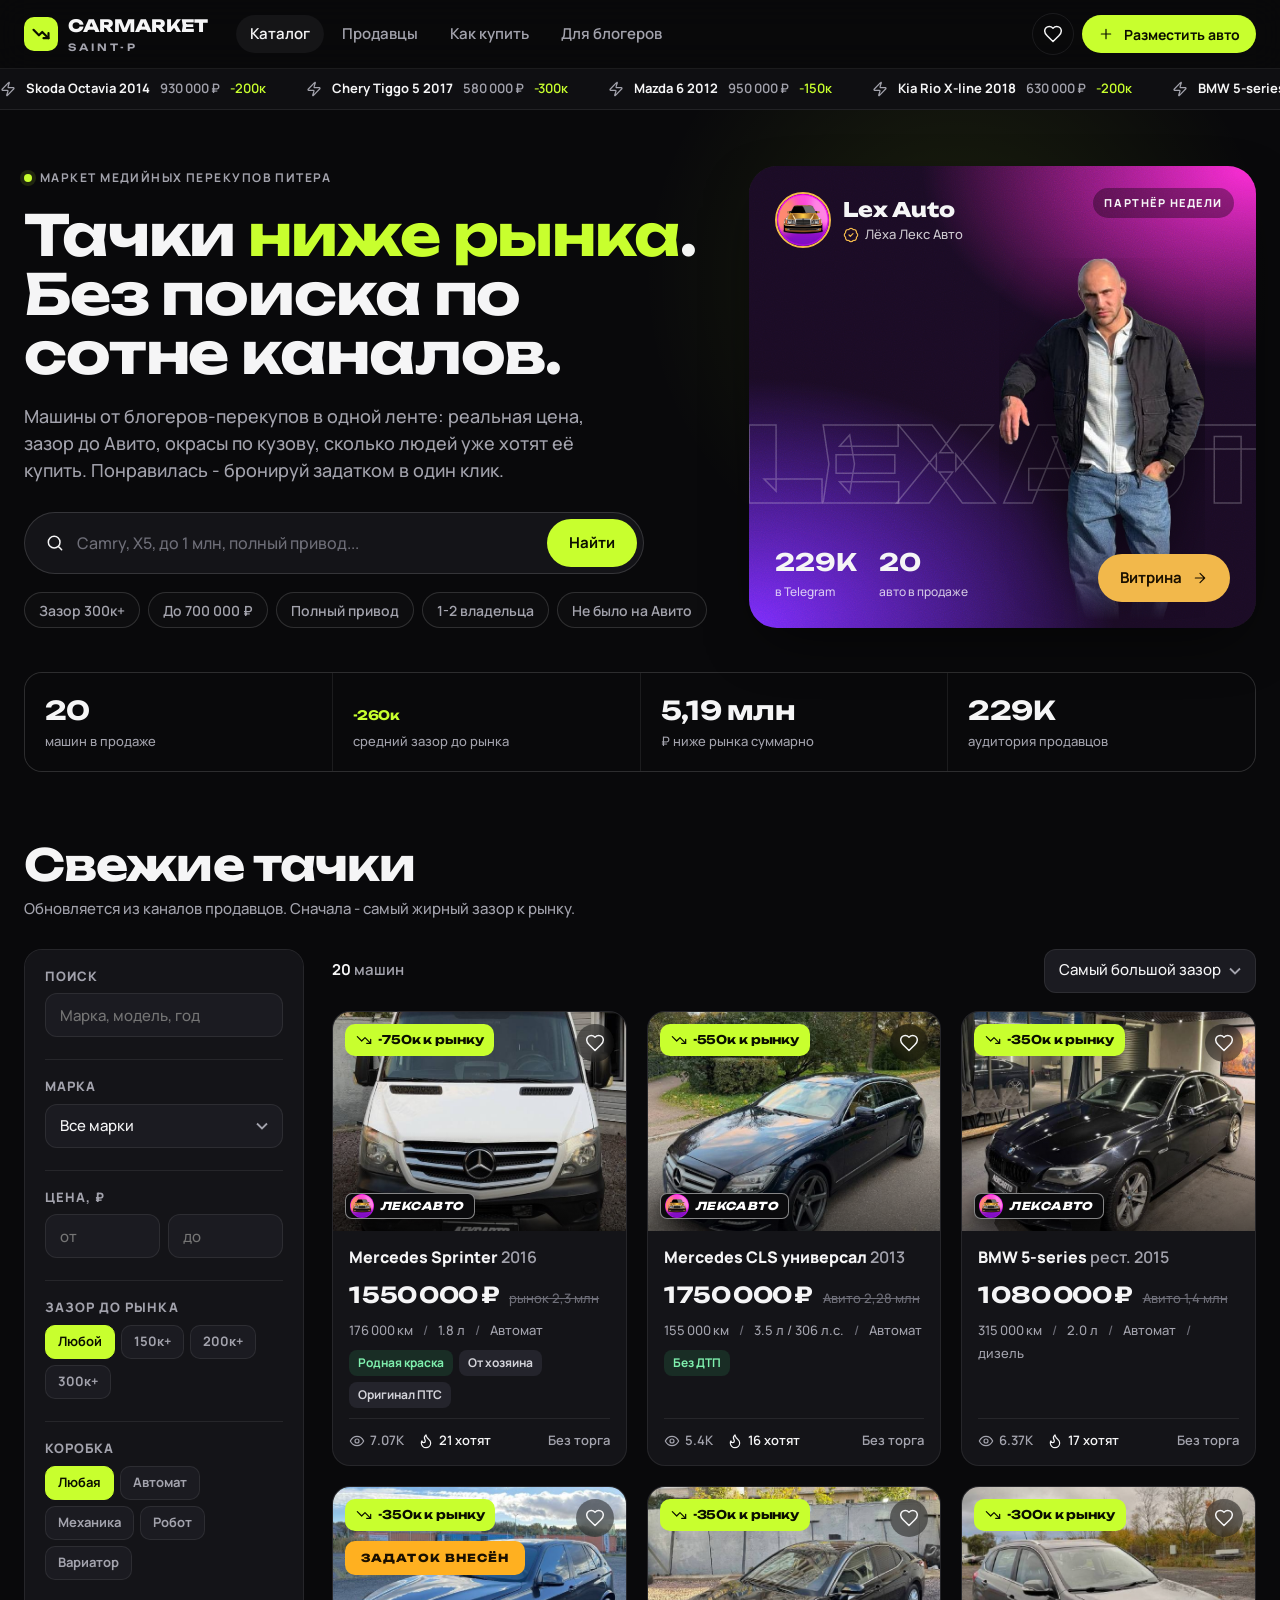
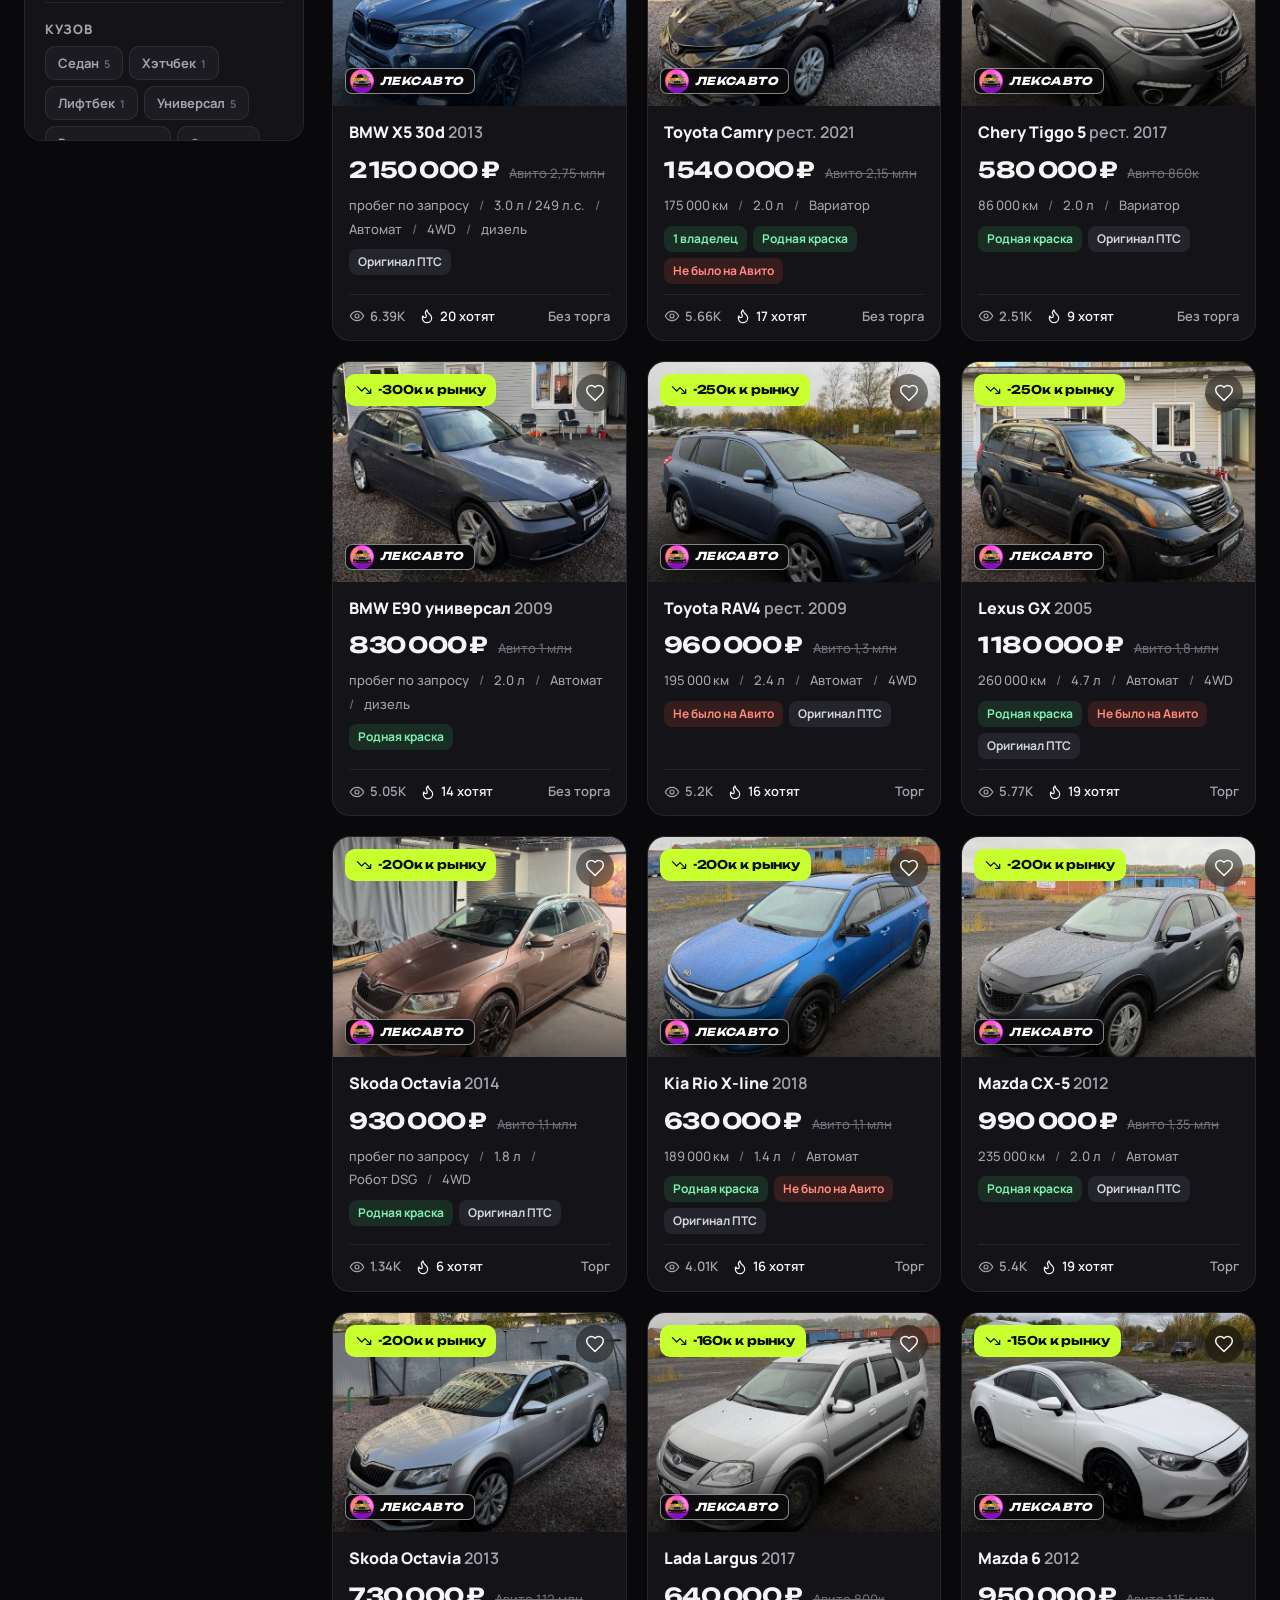
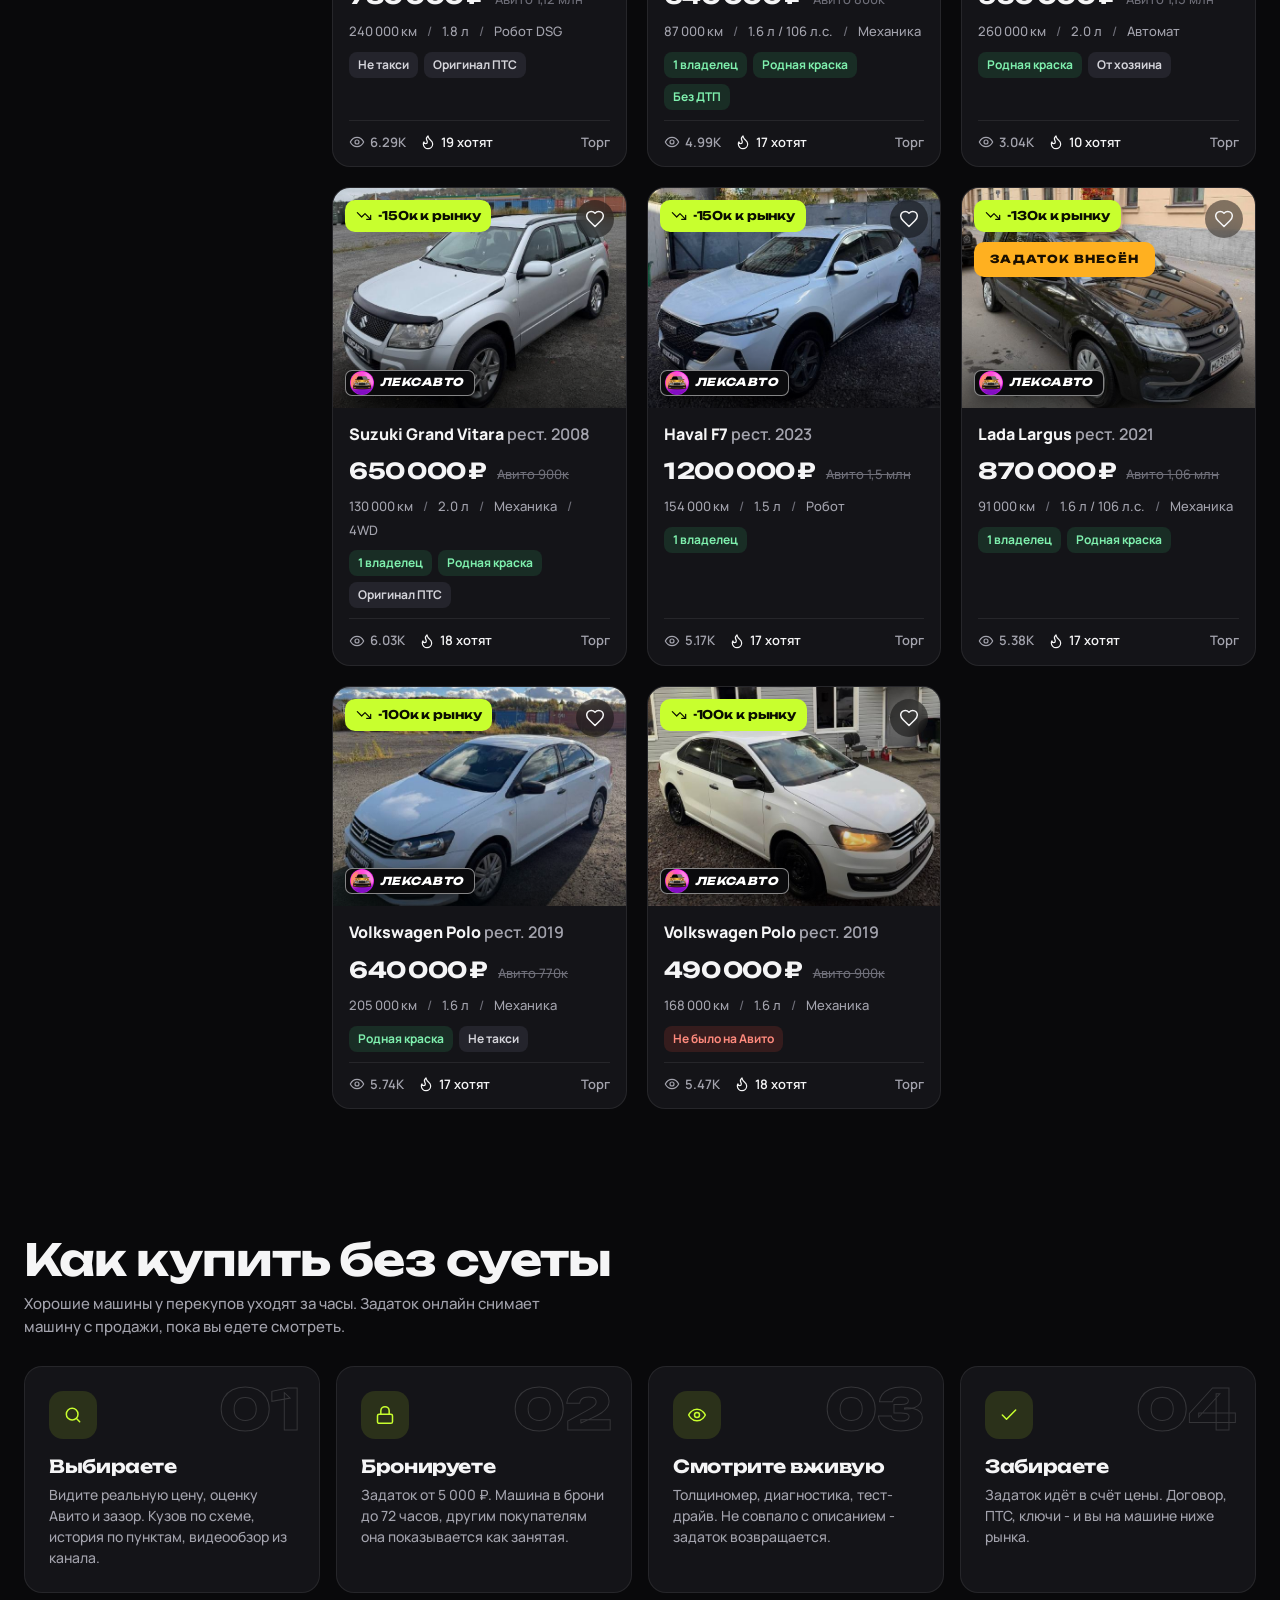
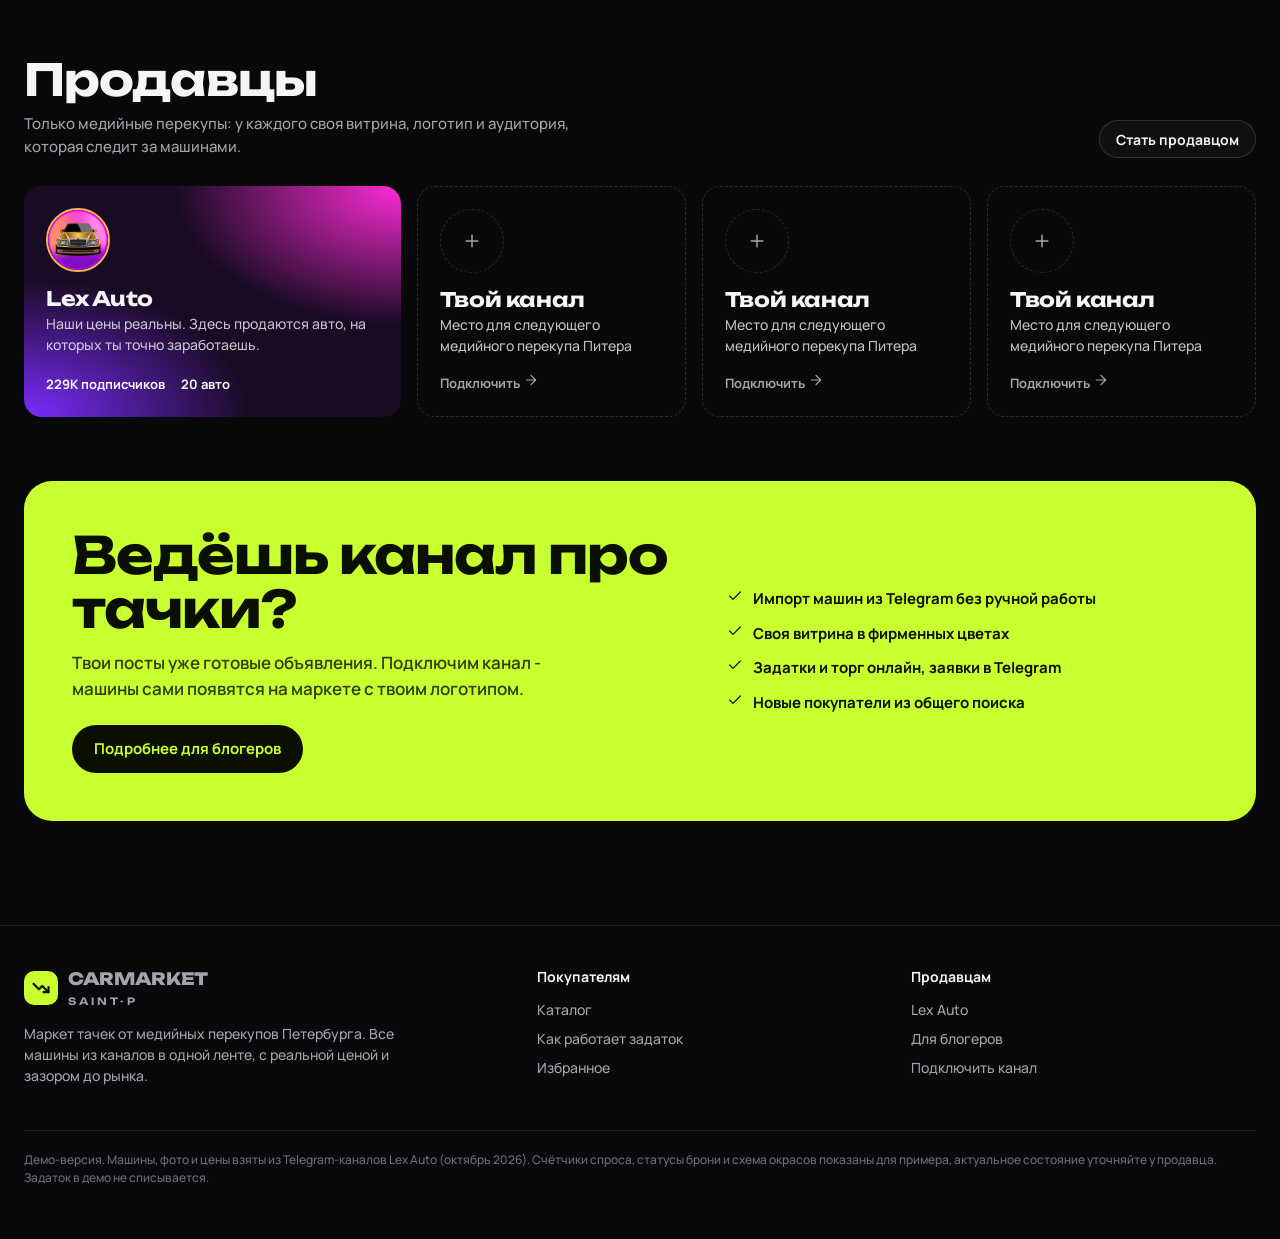
<file: index.html>
<!doctype html>
<html lang="ru">
<head>
<meta charset="utf-8">
<meta name="viewport" content="width=device-width, initial-scale=1, viewport-fit=cover">
<title>CarMarket SPB - тачки ниже рынка от медийных перекупов Питера</title>
<meta name="description" content="Все машины из Telegram-каналов медийных перекупов Петербурга в одной ленте: реальная цена, зазор до рынка, состояние кузова, задаток онлайн.">
<meta name="theme-color" content="#09090b">
<meta name="robots" content="noindex, nofollow">
<meta property="og:title" content="CarMarket SPB - тачки ниже рынка от медийных перекупов Питера">
<meta property="og:description" content="Все машины из Telegram-каналов медийных перекупов Петербурга в одной ленте: реальная цена, зазор до рынка, состояние кузова, задаток онлайн.">
<meta property="og:image" content="assets/img/og.jpg">
<link rel="icon" href="assets/img/favicon.svg" type="image/svg+xml">
<link rel="manifest" href="manifest.webmanifest">
<link rel="apple-touch-icon" href="assets/img/apple-touch-icon.png">
<meta name="apple-mobile-web-app-capable" content="yes">
<meta name="mobile-web-app-capable" content="yes">
<meta name="apple-mobile-web-app-status-bar-style" content="black-translucent">
<meta name="apple-mobile-web-app-title" content="CarMarket">

<link rel="preconnect" href="https://fonts.googleapis.com">
<link rel="preconnect" href="https://fonts.gstatic.com" crossorigin>
<link href="https://fonts.googleapis.com/css2?family=Manrope:wght@400;500;600;700;800&family=Unbounded:wght@500;700;800;900&display=swap&subset=cyrillic" rel="stylesheet">
<style id="boot-css">
html.booting{overflow:hidden}
#boot{position:fixed;inset:0;z-index:999;background:#060607;color:#f5f5f6;overflow:hidden;font-family:Unbounded,Manrope,system-ui,sans-serif;transition:clip-path .8s cubic-bezier(.7,0,.2,1);clip-path:inset(0 0 0 0)}
#boot.out{clip-path:inset(0 0 100% 0)}
#boot .sky{position:absolute;inset:0 0 45% 0;background:radial-gradient(60% 90% at 50% 100%,rgba(200,255,46,.16),transparent 70%)}
#boot .sun{position:absolute;left:50%;top:55%;width:340px;height:340px;margin:-300px 0 0 -170px;border-radius:50%;background:linear-gradient(#c8ff2e,rgba(200,255,46,.05) 75%);opacity:.12;-webkit-mask:repeating-linear-gradient(transparent 0 14px,#000 14px 26px);mask:repeating-linear-gradient(transparent 0 14px,#000 14px 26px)}
#boot .road{position:absolute;left:-50%;right:-50%;top:55%;bottom:-60%;transform:perspective(320px) rotateX(62deg);transform-origin:50% 0;
  background:repeating-linear-gradient(90deg,rgba(200,255,46,.22) 0 2px,transparent 2px 90px),
  repeating-linear-gradient(0deg,rgba(200,255,46,.22) 0 2px,transparent 2px 80px);
  -webkit-mask:linear-gradient(transparent,#000 30%);mask:linear-gradient(transparent,#000 30%);animation:bootRoad .45s linear infinite}
#boot .road::after{content:"";position:absolute;inset:0;background:repeating-linear-gradient(0deg,transparent 0 46px,rgba(200,255,46,.75) 46px 80px) 50% 0/3px 100% no-repeat;animation:inherit}
#boot .hz{position:absolute;left:0;right:0;top:55%;height:2px;background:linear-gradient(90deg,transparent,#c8ff2e,transparent);box-shadow:0 0 24px 4px rgba(200,255,46,.45)}
#boot .bi{position:absolute;inset:0;display:grid;justify-items:center;align-content:center;gap:14px;text-align:center;padding:0 16px;margin-top:-6vh}
#boot .car{width:min(560px,88vw);height:auto;overflow:visible;animation:bootBob .3s ease-in-out infinite alternate}
#boot .car .body{fill:none;stroke:#f5f5f6;stroke-width:2.2;stroke-linecap:round;stroke-linejoin:round;stroke-dasharray:900;stroke-dashoffset:900;animation:bootDraw 1.1s cubic-bezier(.6,0,.2,1) .1s forwards;filter:drop-shadow(0 0 6px rgba(255,255,255,.35))}
#boot .car .win{fill:none;stroke:rgba(245,245,246,.55);stroke-width:1.6;stroke-dasharray:400;stroke-dashoffset:400;animation:bootDraw .8s ease .6s forwards}
#boot .car .accent{fill:none;stroke:#c8ff2e;stroke-width:2.4;stroke-linecap:round;stroke-dasharray:300;stroke-dashoffset:300;animation:bootDraw .7s ease .9s forwards;filter:drop-shadow(0 0 6px #c8ff2e)}
#boot .car .wh{transform-box:view-box;animation:bootSpin .35s linear infinite}
#boot .car .wh circle{fill:#0b0b0d;stroke:#f5f5f6;stroke-width:2.2}
#boot .car .wh path{stroke:#c8ff2e;stroke-width:2;stroke-linecap:round}
#boot .car .beam{fill:url(#bootBeam);opacity:0;animation:bootFade .3s ease 1.1s forwards,bootFlicker 2.4s ease-in-out 1.4s infinite}
#boot .car .speed line{stroke:rgba(245,245,246,.5);stroke-width:2;stroke-linecap:round;stroke-dasharray:30 200;animation:bootLines .5s linear infinite}
#boot .car .speed line:nth-child(2){animation-delay:-.2s}#boot .car .speed line:nth-child(3){animation-delay:-.35s}
#boot .bw{font-weight:800;font-size:clamp(26px,6.4vw,48px);letter-spacing:-.02em;line-height:1;overflow:hidden;margin-top:6px}
#boot .bw b{display:inline-block;transform:translateY(105%);animation:bootUp .55s cubic-bezier(.2,.8,.2,1) forwards;font-weight:800}
#boot .bw small{display:block;font-size:.26em;letter-spacing:.5em;color:#a3a3ad;margin-top:10px;font-weight:600;opacity:0;animation:bootFade .5s ease 1.3s forwards}
#boot .bg{font-family:Manrope,system-ui,sans-serif;font-weight:700;font-size:15px;color:#a3a3ad;opacity:0;animation:bootFade .4s ease 1.1s forwards}
#boot .bg b{font-family:Unbounded,Manrope,sans-serif;color:#c8ff2e;font-size:28px;font-variant-numeric:tabular-nums;display:inline-block;min-width:4ch;text-align:left;text-shadow:0 0 18px rgba(200,255,46,.5)}
#boot .bb{position:absolute;left:0;right:0;bottom:0;height:3px;background:rgba(255,255,255,.06)}
#boot .bb i{display:block;height:100%;background:#c8ff2e;box-shadow:0 0 12px #c8ff2e;transform:scaleX(0);transform-origin:left;transition:transform .35s ease}
#boot.go .car{animation:bootGo .7s cubic-bezier(.6,0,.9,.4) forwards}
#boot.go .road{animation-duration:.18s}
@keyframes bootRoad{to{background-position:0 0,0 80px}}
@keyframes bootDraw{to{stroke-dashoffset:0}}
@keyframes bootSpin{to{transform:rotate(360deg)}}
@keyframes bootBob{to{transform:translateY(-1.5px)}}
@keyframes bootUp{to{transform:none}}
@keyframes bootFade{to{opacity:1}}
@keyframes bootFlicker{0%,100%{opacity:1}50%{opacity:.75}}
@keyframes bootLines{from{stroke-dashoffset:0}to{stroke-dashoffset:-230}}
@keyframes bootGo{40%{transform:translateX(-14px) skewX(6deg)}100%{transform:translateX(120vw) skewX(-18deg);filter:blur(6px)}}
@keyframes bootKill{to{visibility:hidden}}
#boot{animation:bootKill 0s linear 8s forwards}
@media (prefers-reduced-motion:reduce){#boot *{animation-duration:.01ms!important;animation-delay:0s!important;animation-iteration-count:1!important}#boot{transition:opacity .2s}#boot.out{clip-path:none;opacity:0}}
</style>
<link rel="stylesheet" href="assets/css/style.css?v=18">
</head>
<body data-page="home">
<div id="boot" aria-hidden="true">
  <div class="sky"></div><div class="sun"></div><div class="road"></div><div class="hz"></div>
  <div class="bi">
    <svg class="car" viewBox="0 0 320 110" aria-hidden="true">
      <defs><linearGradient id="bootBeam" x1="0" x2="1"><stop offset="0" stop-color="#fffbe0" stop-opacity=".55"/><stop offset="1" stop-color="#fffbe0" stop-opacity="0"/></linearGradient></defs>
      <g class="speed"><line x1="-40" y1="52" x2="10" y2="52"/><line x1="-60" y1="66" x2="0" y2="66"/><line x1="-30" y1="80" x2="12" y2="80"/></g>
      <path class="beam" d="M300 66 L420 48 L420 96 Z"/>
      <path class="body" d="M14 84 L14 70 Q16 62 30 60 L74 54 Q96 34 132 28 Q170 22 206 28 Q236 34 258 52 L292 58 Q306 61 306 72 L306 84 L268 84 M232 84 L106 84 M70 84 L14 84"/>
      <path class="win" d="M88 54 Q108 38 134 34 L170 32 L172 54 Z M180 32 Q214 34 236 52 L182 54 Z"/>
      <path class="accent" d="M30 70 L120 66 L300 66"/>
      <g class="wh" style="transform-origin:88px 86px"><circle cx="88" cy="86" r="17"/><path d="M88 72v28M74 86h28M78 76l20 20M98 76l-20 20"/></g>
      <g class="wh" style="transform-origin:250px 86px"><circle cx="250" cy="86" r="17"/><path d="M250 72v28M236 86h28M240 76l20 20M260 76l-20 20"/></g>
    </svg>
    <div class="bw"><b style="animation-delay:0.900s">C</b><b style="animation-delay:0.935s">A</b><b style="animation-delay:0.970s">R</b><b style="animation-delay:1.005s">M</b><b style="animation-delay:1.040s">A</b><b style="animation-delay:1.075s">R</b><b style="animation-delay:1.110s">K</b><b style="animation-delay:1.145s">E</b><b style="animation-delay:1.180s">T</b><small>SAINT-P</small></div>
    <div class="bg">ищем зазоры до рынка <b>-<span id="bootN">0</span>к</b></div>
  </div>
  <div class="bb"><i id="bootBar"></i></div>
</div>
<script>
(function () {
  var b = document.getElementById('boot'), d = document.documentElement;
  try { if (sessionStorage.getItem('cm_boot')) { b.parentNode.removeChild(b); return; } sessionStorage.setItem('cm_boot', '1'); } catch (e) {}
  d.classList.add('booting');
  var t0 = Date.now(), n = document.getElementById('bootN'), bar = document.getElementById('bootBar'), p = 0, fin = false, target = 750;
  var reduce = window.matchMedia && matchMedia('(prefers-reduced-motion: reduce)').matches;
  function prog(v) { p = Math.max(p, v); bar.style.transform = 'scaleX(' + p + ')'; }
  function tick() {
    var k = Math.min(1, (Date.now() - t0 - 1100) / 1100); if (k < 0) k = 0;
    n.textContent = Math.round(target * (1 - Math.pow(1 - k, 3)));
    if (k < 1) requestAnimationFrame(tick);
  }
  reduce ? (n.textContent = target) : requestAnimationFrame(tick);
  prog(.12);
  document.addEventListener('DOMContentLoaded', function () {
    try { target = Math.round(Math.max.apply(null, (window.CARS || []).map(function (c) { return c.gap || 0; })) / 1000) || 750; } catch (e) {}
    prog(.45);
    var imgs = [].slice.call(document.images, 0, 14), left = imgs.length;
    imgs.forEach(function (im) {
      var one = function () { left--; prog(.45 + .5 * (1 - left / Math.max(1, imgs.length))); };
      im.complete ? one() : (im.addEventListener('load', one), im.addEventListener('error', one));
    });
  });
  function done() {
    if (fin) return; fin = true;
    setTimeout(function () {
      prog(1); n.textContent = target;
      if (reduce) { b.classList.add('out'); d.classList.remove('booting'); setTimeout(function () { b.parentNode && b.parentNode.removeChild(b); }, 300); return; }
      b.classList.add('go');
      setTimeout(function () { b.classList.add('out'); d.classList.remove('booting'); setTimeout(function () { b.parentNode && b.parentNode.removeChild(b); }, 900); }, 520);
    }, reduce ? 0 : Math.max(0, 2500 - (Date.now() - t0)));
  }
  window.addEventListener('load', done);
  setTimeout(done, 5000);
})();
</script>

<div class="ticker" id="ticker" aria-hidden="true"></div>
<main>
  <section class="hero">
    <div class="wrap">
      <div class="hero-grid">
        <div>
          <span class="eyebrow"><span class="dot"></span>Маркет медийных перекупов Питера</span>
          <h1>Тачки <em>ниже рынка</em>. Без поиска по сотне каналов.</h1>
          <p class="hero-lead">Машины от блогеров-перекупов в одной ленте: реальная цена, зазор до Авито, окрасы по кузову, сколько людей уже хотят её купить. Понравилась - бронируй задатком в один клик.</p>
          <form class="search" id="heroSearch" role="search">
            <svg class="icon" viewBox="0 0 24 24" aria-hidden="true"><circle cx="11" cy="11" r="7"/><path d="m20 20-3.5-3.5"/></svg>
            <input id="q" type="search" placeholder="Camry, X5, до 1 млн, полный привод..." aria-label="Поиск машины">
            <button class="btn btn-accent">Найти</button>
          </form>
          <div class="quick">
            <button class="chip" data-quick="gap300">Зазор 300к+</button>
            <button class="chip" data-quick="cheap">До 700 000 ₽</button>
            <button class="chip" data-quick="awd">Полный привод</button>
            <button class="chip" data-quick="owner">1-2 владельца</button>
            <button class="chip" data-quick="avito">Не было на Авито</button>
          </div>
        </div>
        <div id="featured"></div>
      </div>
      <div class="stats" id="stats"></div>
    </div>
  </section>

  <section class="sec" id="catalog" style="padding-top:30px">
    <div class="wrap">
      <div class="sec-hd"><div><h2>Свежие тачки</h2><p>Обновляется из каналов продавцов. Сначала - самый жирный зазор к рынку.</p></div></div>
      <div class="catalog">
        <aside class="filters" id="filters" aria-label="Фильтры"></aside>
        <div>
          <div class="toolbar">
            <button class="btn btn-ghost btn-sm filter-btn" id="filterBtn"></button>
            <div class="found" id="found"></div>
            <button class="icon-btn view-btn" id="viewBtn" type="button" aria-label="Вид карточек"></button>
            <select class="field sort" id="sort" aria-label="Сортировка">
              <option value="gap">Самый большой зазор</option>
              <option value="hot">Больше всего хотят</option>
              <option value="fresh">Свежие</option>
              <option value="cheap">Дешевле</option>
              <option value="expensive">Дороже</option>
              <option value="year">Новее</option>
            </select>
          </div>
          <div class="grid" id="grid"></div>
        </div>
      </div>
    </div>
  </section>

  <section class="sec" id="how">
    <div class="wrap">
      <div class="sec-hd"><div><h2>Как купить без суеты</h2><p>Хорошие машины у перекупов уходят за часы. Задаток онлайн снимает машину с продажи, пока вы едете смотреть.</p></div></div>
      <div class="steps">
        <div class="step reveal"><div class="icon-wrap"><svg class="icon" viewBox="0 0 24 24"><circle cx="11" cy="11" r="7"/><path d="m20 20-3.5-3.5"/></svg></div><h3>Выбираете</h3><p>Видите реальную цену, оценку Авито и зазор. Кузов по схеме, история по пунктам, видеообзор из канала.</p></div>
        <div class="step reveal"><div class="icon-wrap"><svg class="icon" viewBox="0 0 24 24"><rect x="3" y="11" width="18" height="11" rx="2"/><path d="M7 11V7a5 5 0 0 1 10 0v4"/></svg></div><h3>Бронируете</h3><p>Задаток от 5 000 ₽. Машина в брони до 72 часов, другим покупателям она показывается как занятая.</p></div>
        <div class="step reveal"><div class="icon-wrap"><svg class="icon" viewBox="0 0 24 24"><path d="M2 12s3.5-7 10-7 10 7 10 7-3.5 7-10 7S2 12 2 12Z"/><circle cx="12" cy="12" r="3"/></svg></div><h3>Смотрите вживую</h3><p>Толщиномер, диагностика, тест-драйв. Не совпало с описанием - задаток возвращается.</p></div>
        <div class="step reveal"><div class="icon-wrap"><svg class="icon" viewBox="0 0 24 24"><path d="M20 6 9 17l-5-5"/></svg></div><h3>Забираете</h3><p>Задаток идёт в счёт цены. Договор, ПТС, ключи - и вы на машине ниже рынка.</p></div>
      </div>
    </div>
  </section>

  <section class="sec" style="padding-top:0">
    <div class="wrap">
      <div class="sec-hd"><div><h2>Продавцы</h2><p>Только медийные перекупы: у каждого своя витрина, логотип и аудитория, которая следит за машинами.</p></div><a class="btn btn-ghost btn-sm" href="bloggers.html">Стать продавцом</a></div>
      <div class="sellers" id="sellers"></div>
    </div>
  </section>

  <section class="sec" style="padding-top:0">
    <div class="wrap">
      <div class="cta-band reveal">
        <div>
          <h2>Ведёшь канал про тачки?</h2>
          <p>Твои посты уже готовые объявления. Подключим канал - машины сами появятся на маркете с твоим логотипом.</p>
          <a class="btn" href="bloggers.html" style="margin-top:24px">Подробнее для блогеров</a>
        </div>
        <ul>
          <li><svg class="icon sm" viewBox="0 0 24 24" aria-hidden="true"><path d="M20 6 9 17l-5-5"/></svg>Импорт машин из Telegram без ручной работы</li>
          <li><svg class="icon sm" viewBox="0 0 24 24" aria-hidden="true"><path d="M20 6 9 17l-5-5"/></svg>Своя витрина в фирменных цветах</li>
          <li><svg class="icon sm" viewBox="0 0 24 24" aria-hidden="true"><path d="M20 6 9 17l-5-5"/></svg>Задатки и торг онлайн, заявки в Telegram</li>
          <li><svg class="icon sm" viewBox="0 0 24 24" aria-hidden="true"><path d="M20 6 9 17l-5-5"/></svg>Новые покупатели из общего поиска</li>
        </ul>
      </div>
    </div>
  </section>
</main>
<script src="assets/js/cars.js?v=18"></script>
<script src="assets/js/sellers.js?v=18"></script>
<script src="assets/js/app.js?v=18"></script>
</body>
</html>
</file>
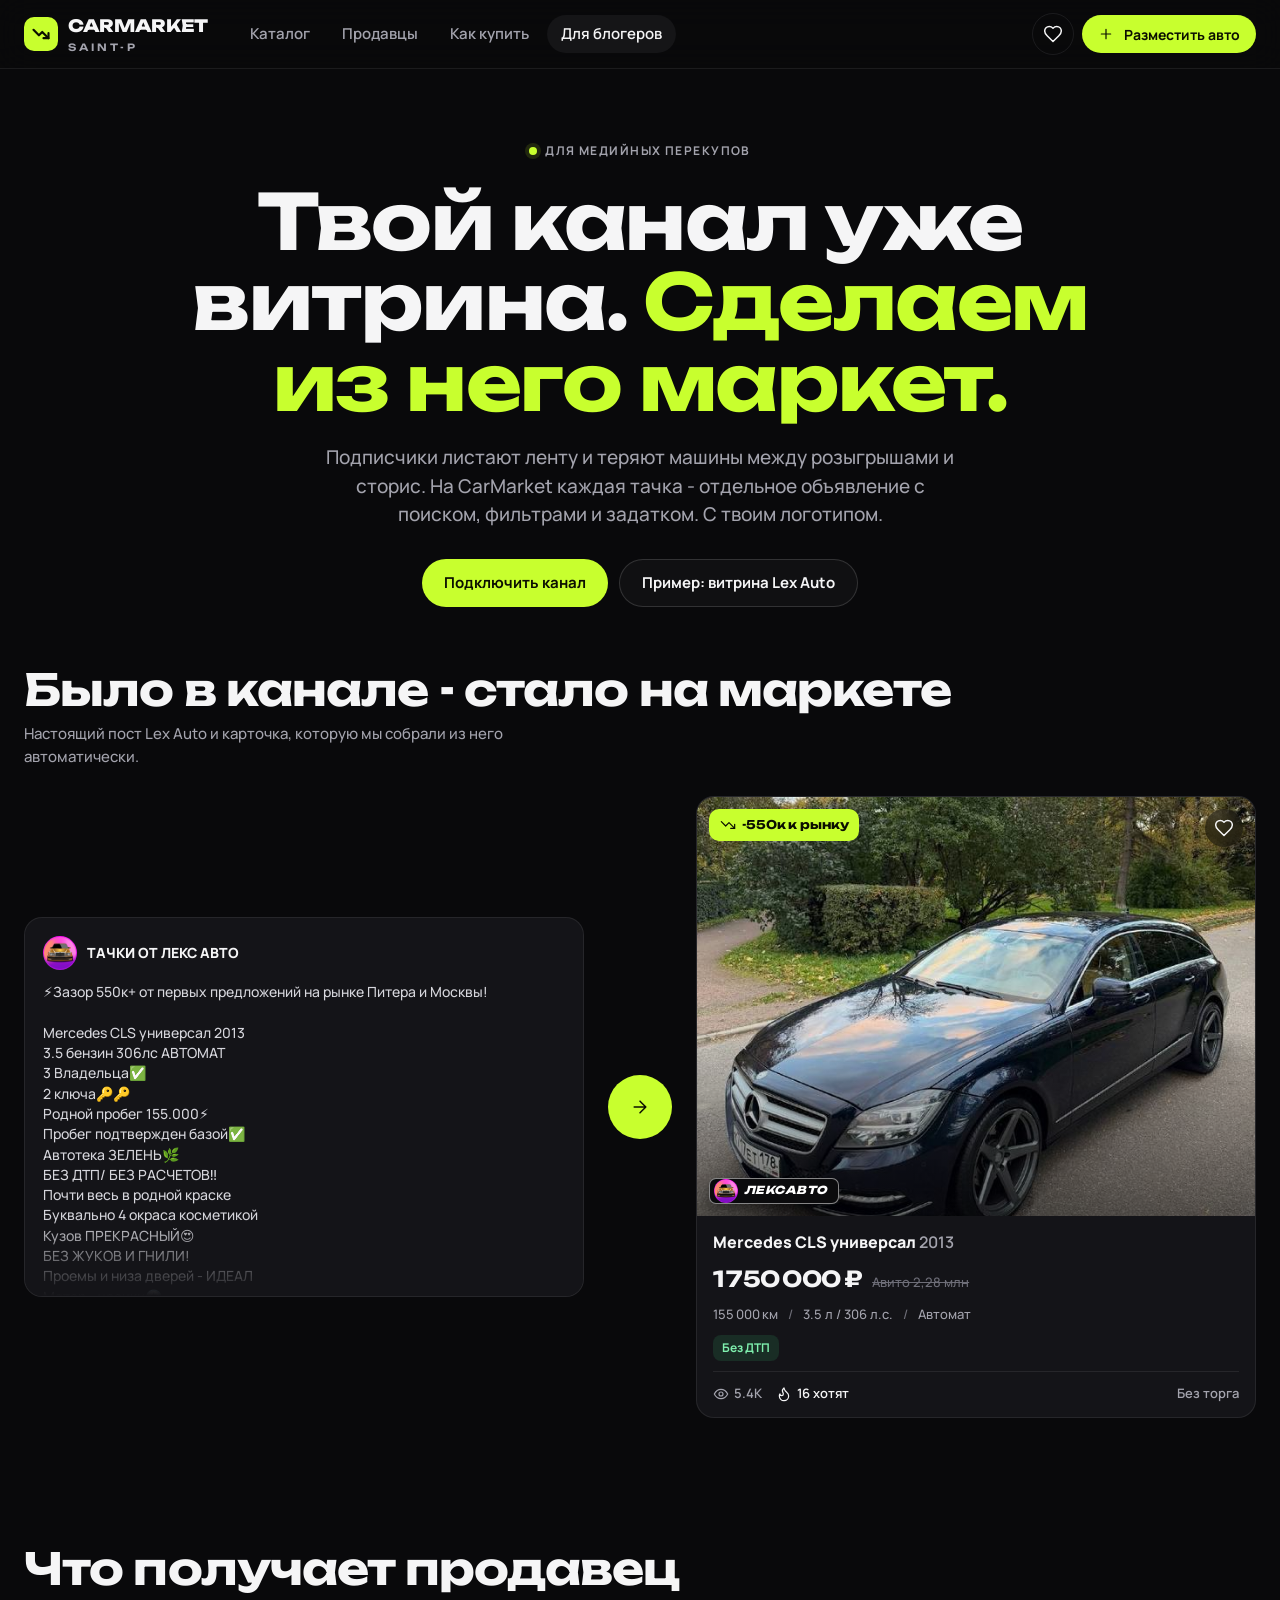
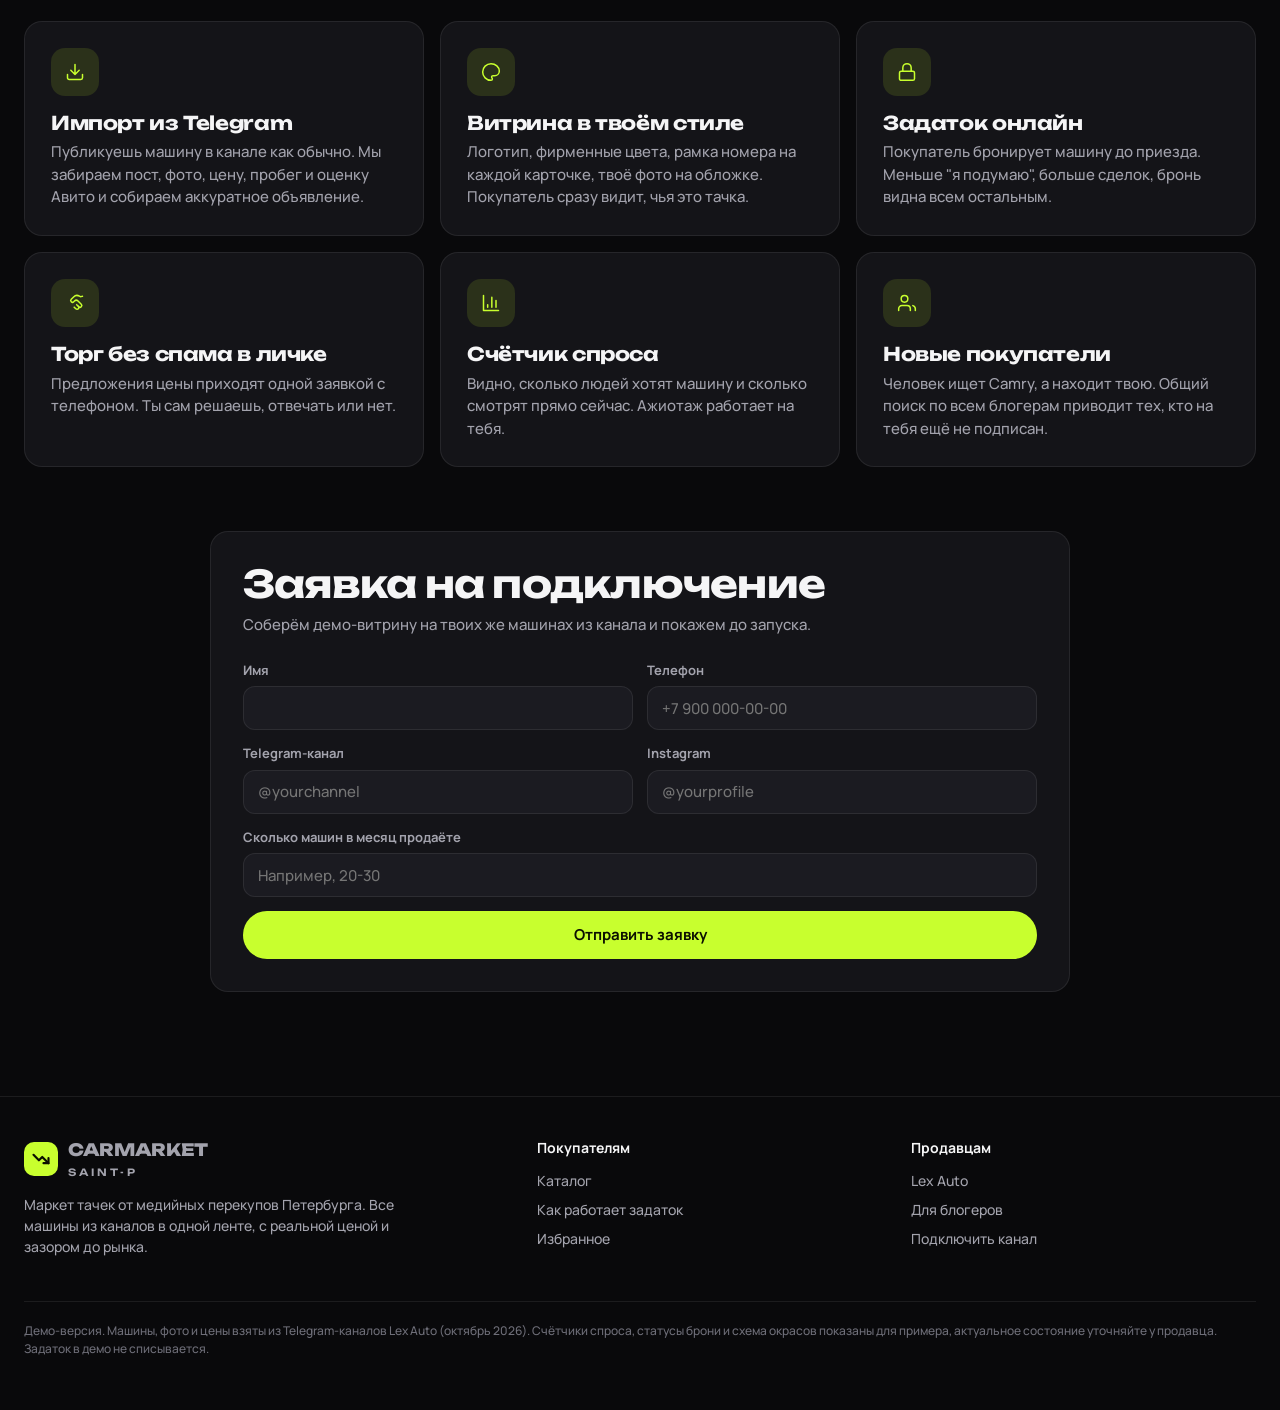
<file: bloggers.html>
<!doctype html>
<html lang="ru">
<head>
<meta charset="utf-8">
<meta name="viewport" content="width=device-width, initial-scale=1, viewport-fit=cover">
<title>Для блогеров - CarMarket SPB</title>
<meta name="description" content="Все машины из Telegram-каналов медийных перекупов Петербурга в одной ленте: реальная цена, зазор до рынка, состояние кузова, задаток онлайн.">
<meta name="theme-color" content="#09090b">
<meta name="robots" content="noindex, nofollow">
<meta property="og:title" content="CarMarket SPB - тачки ниже рынка от медийных перекупов Питера">
<meta property="og:description" content="Все машины из Telegram-каналов медийных перекупов Петербурга в одной ленте: реальная цена, зазор до рынка, состояние кузова, задаток онлайн.">
<meta property="og:image" content="assets/img/og.jpg">
<link rel="icon" href="assets/img/favicon.svg" type="image/svg+xml">
<link rel="manifest" href="manifest.webmanifest">
<link rel="apple-touch-icon" href="assets/img/apple-touch-icon.png">
<meta name="apple-mobile-web-app-capable" content="yes">
<meta name="mobile-web-app-capable" content="yes">
<meta name="apple-mobile-web-app-status-bar-style" content="black-translucent">
<meta name="apple-mobile-web-app-title" content="CarMarket">

<link rel="preconnect" href="https://fonts.googleapis.com">
<link rel="preconnect" href="https://fonts.gstatic.com" crossorigin>
<link href="https://fonts.googleapis.com/css2?family=Manrope:wght@400;500;600;700;800&family=Unbounded:wght@500;700;800;900&display=swap&subset=cyrillic" rel="stylesheet">
<style id="boot-css">
html.booting{overflow:hidden}
#boot{position:fixed;inset:0;z-index:999;background:#060607;color:#f5f5f6;overflow:hidden;font-family:Unbounded,Manrope,system-ui,sans-serif;transition:clip-path .8s cubic-bezier(.7,0,.2,1);clip-path:inset(0 0 0 0)}
#boot.out{clip-path:inset(0 0 100% 0)}
#boot .sky{position:absolute;inset:0 0 45% 0;background:radial-gradient(60% 90% at 50% 100%,rgba(200,255,46,.16),transparent 70%)}
#boot .sun{position:absolute;left:50%;top:55%;width:340px;height:340px;margin:-300px 0 0 -170px;border-radius:50%;background:linear-gradient(#c8ff2e,rgba(200,255,46,.05) 75%);opacity:.12;-webkit-mask:repeating-linear-gradient(transparent 0 14px,#000 14px 26px);mask:repeating-linear-gradient(transparent 0 14px,#000 14px 26px)}
#boot .road{position:absolute;left:-50%;right:-50%;top:55%;bottom:-60%;transform:perspective(320px) rotateX(62deg);transform-origin:50% 0;
  background:repeating-linear-gradient(90deg,rgba(200,255,46,.22) 0 2px,transparent 2px 90px),
  repeating-linear-gradient(0deg,rgba(200,255,46,.22) 0 2px,transparent 2px 80px);
  -webkit-mask:linear-gradient(transparent,#000 30%);mask:linear-gradient(transparent,#000 30%);animation:bootRoad .45s linear infinite}
#boot .road::after{content:"";position:absolute;inset:0;background:repeating-linear-gradient(0deg,transparent 0 46px,rgba(200,255,46,.75) 46px 80px) 50% 0/3px 100% no-repeat;animation:inherit}
#boot .hz{position:absolute;left:0;right:0;top:55%;height:2px;background:linear-gradient(90deg,transparent,#c8ff2e,transparent);box-shadow:0 0 24px 4px rgba(200,255,46,.45)}
#boot .bi{position:absolute;inset:0;display:grid;justify-items:center;align-content:center;gap:14px;text-align:center;padding:0 16px;margin-top:-6vh}
#boot .car{width:min(560px,88vw);height:auto;overflow:visible;animation:bootBob .3s ease-in-out infinite alternate}
#boot .car .body{fill:none;stroke:#f5f5f6;stroke-width:2.2;stroke-linecap:round;stroke-linejoin:round;stroke-dasharray:900;stroke-dashoffset:900;animation:bootDraw 1.1s cubic-bezier(.6,0,.2,1) .1s forwards;filter:drop-shadow(0 0 6px rgba(255,255,255,.35))}
#boot .car .win{fill:none;stroke:rgba(245,245,246,.55);stroke-width:1.6;stroke-dasharray:400;stroke-dashoffset:400;animation:bootDraw .8s ease .6s forwards}
#boot .car .accent{fill:none;stroke:#c8ff2e;stroke-width:2.4;stroke-linecap:round;stroke-dasharray:300;stroke-dashoffset:300;animation:bootDraw .7s ease .9s forwards;filter:drop-shadow(0 0 6px #c8ff2e)}
#boot .car .wh{transform-box:view-box;animation:bootSpin .35s linear infinite}
#boot .car .wh circle{fill:#0b0b0d;stroke:#f5f5f6;stroke-width:2.2}
#boot .car .wh path{stroke:#c8ff2e;stroke-width:2;stroke-linecap:round}
#boot .car .beam{fill:url(#bootBeam);opacity:0;animation:bootFade .3s ease 1.1s forwards,bootFlicker 2.4s ease-in-out 1.4s infinite}
#boot .car .speed line{stroke:rgba(245,245,246,.5);stroke-width:2;stroke-linecap:round;stroke-dasharray:30 200;animation:bootLines .5s linear infinite}
#boot .car .speed line:nth-child(2){animation-delay:-.2s}#boot .car .speed line:nth-child(3){animation-delay:-.35s}
#boot .bw{font-weight:800;font-size:clamp(26px,6.4vw,48px);letter-spacing:-.02em;line-height:1;overflow:hidden;margin-top:6px}
#boot .bw b{display:inline-block;transform:translateY(105%);animation:bootUp .55s cubic-bezier(.2,.8,.2,1) forwards;font-weight:800}
#boot .bw small{display:block;font-size:.26em;letter-spacing:.5em;color:#a3a3ad;margin-top:10px;font-weight:600;opacity:0;animation:bootFade .5s ease 1.3s forwards}
#boot .bg{font-family:Manrope,system-ui,sans-serif;font-weight:700;font-size:15px;color:#a3a3ad;opacity:0;animation:bootFade .4s ease 1.1s forwards}
#boot .bg b{font-family:Unbounded,Manrope,sans-serif;color:#c8ff2e;font-size:28px;font-variant-numeric:tabular-nums;display:inline-block;min-width:4ch;text-align:left;text-shadow:0 0 18px rgba(200,255,46,.5)}
#boot .bb{position:absolute;left:0;right:0;bottom:0;height:3px;background:rgba(255,255,255,.06)}
#boot .bb i{display:block;height:100%;background:#c8ff2e;box-shadow:0 0 12px #c8ff2e;transform:scaleX(0);transform-origin:left;transition:transform .35s ease}
#boot.go .car{animation:bootGo .7s cubic-bezier(.6,0,.9,.4) forwards}
#boot.go .road{animation-duration:.18s}
@keyframes bootRoad{to{background-position:0 0,0 80px}}
@keyframes bootDraw{to{stroke-dashoffset:0}}
@keyframes bootSpin{to{transform:rotate(360deg)}}
@keyframes bootBob{to{transform:translateY(-1.5px)}}
@keyframes bootUp{to{transform:none}}
@keyframes bootFade{to{opacity:1}}
@keyframes bootFlicker{0%,100%{opacity:1}50%{opacity:.75}}
@keyframes bootLines{from{stroke-dashoffset:0}to{stroke-dashoffset:-230}}
@keyframes bootGo{40%{transform:translateX(-14px) skewX(6deg)}100%{transform:translateX(120vw) skewX(-18deg);filter:blur(6px)}}
@keyframes bootKill{to{visibility:hidden}}
#boot{animation:bootKill 0s linear 8s forwards}
@media (prefers-reduced-motion:reduce){#boot *{animation-duration:.01ms!important;animation-delay:0s!important;animation-iteration-count:1!important}#boot{transition:opacity .2s}#boot.out{clip-path:none;opacity:0}}
</style>
<link rel="stylesheet" href="assets/css/style.css?v=18">
</head>
<body data-page="bloggers">
<div id="boot" aria-hidden="true">
  <div class="sky"></div><div class="sun"></div><div class="road"></div><div class="hz"></div>
  <div class="bi">
    <svg class="car" viewBox="0 0 320 110" aria-hidden="true">
      <defs><linearGradient id="bootBeam" x1="0" x2="1"><stop offset="0" stop-color="#fffbe0" stop-opacity=".55"/><stop offset="1" stop-color="#fffbe0" stop-opacity="0"/></linearGradient></defs>
      <g class="speed"><line x1="-40" y1="52" x2="10" y2="52"/><line x1="-60" y1="66" x2="0" y2="66"/><line x1="-30" y1="80" x2="12" y2="80"/></g>
      <path class="beam" d="M300 66 L420 48 L420 96 Z"/>
      <path class="body" d="M14 84 L14 70 Q16 62 30 60 L74 54 Q96 34 132 28 Q170 22 206 28 Q236 34 258 52 L292 58 Q306 61 306 72 L306 84 L268 84 M232 84 L106 84 M70 84 L14 84"/>
      <path class="win" d="M88 54 Q108 38 134 34 L170 32 L172 54 Z M180 32 Q214 34 236 52 L182 54 Z"/>
      <path class="accent" d="M30 70 L120 66 L300 66"/>
      <g class="wh" style="transform-origin:88px 86px"><circle cx="88" cy="86" r="17"/><path d="M88 72v28M74 86h28M78 76l20 20M98 76l-20 20"/></g>
      <g class="wh" style="transform-origin:250px 86px"><circle cx="250" cy="86" r="17"/><path d="M250 72v28M236 86h28M240 76l20 20M260 76l-20 20"/></g>
    </svg>
    <div class="bw"><b style="animation-delay:0.900s">C</b><b style="animation-delay:0.935s">A</b><b style="animation-delay:0.970s">R</b><b style="animation-delay:1.005s">M</b><b style="animation-delay:1.040s">A</b><b style="animation-delay:1.075s">R</b><b style="animation-delay:1.110s">K</b><b style="animation-delay:1.145s">E</b><b style="animation-delay:1.180s">T</b><small>SAINT-P</small></div>
    <div class="bg">ищем зазоры до рынка <b>-<span id="bootN">0</span>к</b></div>
  </div>
  <div class="bb"><i id="bootBar"></i></div>
</div>
<script>
(function () {
  var b = document.getElementById('boot'), d = document.documentElement;
  try { if (sessionStorage.getItem('cm_boot')) { b.parentNode.removeChild(b); return; } sessionStorage.setItem('cm_boot', '1'); } catch (e) {}
  d.classList.add('booting');
  var t0 = Date.now(), n = document.getElementById('bootN'), bar = document.getElementById('bootBar'), p = 0, fin = false, target = 750;
  var reduce = window.matchMedia && matchMedia('(prefers-reduced-motion: reduce)').matches;
  function prog(v) { p = Math.max(p, v); bar.style.transform = 'scaleX(' + p + ')'; }
  function tick() {
    var k = Math.min(1, (Date.now() - t0 - 1100) / 1100); if (k < 0) k = 0;
    n.textContent = Math.round(target * (1 - Math.pow(1 - k, 3)));
    if (k < 1) requestAnimationFrame(tick);
  }
  reduce ? (n.textContent = target) : requestAnimationFrame(tick);
  prog(.12);
  document.addEventListener('DOMContentLoaded', function () {
    try { target = Math.round(Math.max.apply(null, (window.CARS || []).map(function (c) { return c.gap || 0; })) / 1000) || 750; } catch (e) {}
    prog(.45);
    var imgs = [].slice.call(document.images, 0, 14), left = imgs.length;
    imgs.forEach(function (im) {
      var one = function () { left--; prog(.45 + .5 * (1 - left / Math.max(1, imgs.length))); };
      im.complete ? one() : (im.addEventListener('load', one), im.addEventListener('error', one));
    });
  });
  function done() {
    if (fin) return; fin = true;
    setTimeout(function () {
      prog(1); n.textContent = target;
      if (reduce) { b.classList.add('out'); d.classList.remove('booting'); setTimeout(function () { b.parentNode && b.parentNode.removeChild(b); }, 300); return; }
      b.classList.add('go');
      setTimeout(function () { b.classList.add('out'); d.classList.remove('booting'); setTimeout(function () { b.parentNode && b.parentNode.removeChild(b); }, 900); }, 520);
    }, reduce ? 0 : Math.max(0, 2500 - (Date.now() - t0)));
  }
  window.addEventListener('load', done);
  setTimeout(done, 5000);
})();
</script>

<main>
  <section class="b-hero wrap">
    <span class="eyebrow"><span class="dot"></span>Для медийных перекупов</span>
    <h1>Твой канал уже витрина. <em>Сделаем из него маркет.</em></h1>
    <p>Подписчики листают ленту и теряют машины между розыгрышами и сторис. На CarMarket каждая тачка - отдельное объявление с поиском, фильтрами и задатком. С твоим логотипом.</p>
    <a class="btn btn-accent" href="#join">Подключить канал</a>
    <a class="btn btn-ghost" href="seller.html?id=lex-auto" style="margin-left:8px">Пример: витрина Lex Auto</a>
  </section>

  <section class="sec" style="padding-top:20px">
    <div class="wrap">
      <div class="sec-hd"><div><h2>Было в канале - стало на маркете</h2><p>Настоящий пост Lex Auto и карточка, которую мы собрали из него автоматически.</p></div></div>
      <div class="flow">
        <div class="tg-post" id="tgPost"></div>
        <div class="arrow"><svg class="icon" viewBox="0 0 24 24" aria-hidden="true"><path d="M5 12h14M12 5l7 7-7 7"/></svg></div>
        <div id="mkCard"></div>
      </div>
    </div>
  </section>

  <section class="sec">
    <div class="wrap">
      <div class="sec-hd"><div><h2>Что получает продавец</h2></div></div>
      <div class="features"><div class="feature reveal"><div class="icon-wrap"><svg class="icon" viewBox="0 0 24 24" aria-hidden="true"><path d="M21 15v4a2 2 0 0 1-2 2H5a2 2 0 0 1-2-2v-4M7 10l5 5 5-5M12 15V3"/></svg></div><h3>Импорт из Telegram</h3><p>Публикуешь машину в канале как обычно. Мы забираем пост, фото, цену, пробег и оценку Авито и собираем аккуратное объявление.</p></div><div class="feature reveal"><div class="icon-wrap"><svg class="icon" viewBox="0 0 24 24" aria-hidden="true"><path d="M12 2C6.5 2 2 6.5 2 12s4.5 10 10 10c.926 0 1.648-.746 1.648-1.688 0-.437-.18-.835-.437-1.125-.29-.289-.438-.652-.438-1.125a1.64 1.64 0 0 1 1.668-1.668h1.996c3.051 0 5.555-2.503 5.555-5.554C21.965 6.012 17.461 2 12 2z"/></svg></div><h3>Витрина в твоём стиле</h3><p>Логотип, фирменные цвета, рамка номера на каждой карточке, твоё фото на обложке. Покупатель сразу видит, чья это тачка.</p></div><div class="feature reveal"><div class="icon-wrap"><svg class="icon" viewBox="0 0 24 24" aria-hidden="true"><rect x="3" y="11" width="18" height="11" rx="2"/><path d="M7 11V7a5 5 0 0 1 10 0v4"/></svg></div><h3>Задаток онлайн</h3><p>Покупатель бронирует машину до приезда. Меньше "я подумаю", больше сделок, бронь видна всем остальным.</p></div><div class="feature reveal"><div class="icon-wrap"><svg class="icon" viewBox="0 0 24 24" aria-hidden="true"><path d="m11 17 2 2a1 1 0 1 0 3-3"/><path d="m14 14 2.5 2.5a1 1 0 1 0 3-3l-3.88-3.88a3 3 0 0 0-4.24 0l-.88.88a1 1 0 1 1-3-3l2.81-2.81a5.79 5.79 0 0 1 7.06-.87l.47.28a2 2 0 0 0 1.42.25L21 4"/></svg></div><h3>Торг без спама в личке</h3><p>Предложения цены приходят одной заявкой с телефоном. Ты сам решаешь, отвечать или нет.</p></div><div class="feature reveal"><div class="icon-wrap"><svg class="icon" viewBox="0 0 24 24" aria-hidden="true"><path d="M3 3v18h18M18 17V9M13 17V5M8 17v-3"/></svg></div><h3>Счётчик спроса</h3><p>Видно, сколько людей хотят машину и сколько смотрят прямо сейчас. Ажиотаж работает на тебя.</p></div><div class="feature reveal"><div class="icon-wrap"><svg class="icon" viewBox="0 0 24 24" aria-hidden="true"><path d="M16 21v-2a4 4 0 0 0-4-4H6a4 4 0 0 0-4 4v2"/><circle cx="9" cy="7" r="4"/><path d="M22 21v-2a4 4 0 0 0-3-3.87"/></svg></div><h3>Новые покупатели</h3><p>Человек ищет Camry, а находит твою. Общий поиск по всем блогерам приводит тех, кто на тебя ещё не подписан.</p></div></div>
    </div>
  </section>

  <section class="sec" id="join" style="padding-top:0">
    <div class="wrap">
      <div class="panel" style="padding:32px;max-width:860px;margin:0 auto">
        <h2 style="font-size:clamp(26px,3.4vw,38px);margin-bottom:10px">Заявка на подключение</h2>
        <p style="color:var(--muted);margin:0 0 24px">Соберём демо-витрину на твоих же машинах из канала и покажем до запуска.</p>
        <form class="form-grid" id="joinForm">
          <div><label for="jName">Имя</label><input class="field" id="jName" required autocomplete="name"></div>
          <div><label for="jPhone">Телефон</label><input class="field" id="jPhone" required type="tel" inputmode="tel" placeholder="+7 900 000-00-00"></div>
          <div><label for="jTg">Telegram-канал</label><input class="field" id="jTg" required placeholder="@yourchannel"></div>
          <div><label for="jIg">Instagram</label><input class="field" id="jIg" placeholder="@yourprofile"></div>
          <div class="full"><label for="jMsg">Сколько машин в месяц продаёте</label><input class="field" id="jMsg" placeholder="Например, 20-30"></div>
          <div class="full"><button class="btn btn-accent btn-block">Отправить заявку</button></div>
        </form>
      </div>
    </div>
  </section>
</main>
<script>window.CLS_POST = "⚡️Зазор 550к+ от первых предложений на рынке Питера и Москвы!\n\nMercedes CLS универсал 2013\n3.5 бензин 306лс АВТОМАТ\n3 Владельца✅\n2 ключа🔑🔑\nРодной пробег 155.000⚡️\nПробег подтвержден базой✅\nАвтотека ЗЕЛЕНЬ🌿\nБЕЗ ДТП/ БЕЗ РАСЧЕТОВ‼️\nПочти весь в родной краске\nБуквально 4 окраса косметикой\nКузов ПРЕКРАСНЫЙ😍\nБЕЗ ЖУКОВ И ГНИЛИ!\nПроемы и низа дверей - ИДЕАЛ\nМотор - часики🕐\nИдеально работает, не цокает\nВ красивом синем цвете💙\nКрасивые диски Vossen🛞\nРезина Continental, Перфорированные тормоза🔥\nЖирная комплектация🥵\nЗадняя пневмоподвеска😤\nДерево, кожа, дерево, люк\nПамять, регулировки, автосвет\nКожа мультируль с лепестками\nКруиз, навигация, стекла, зеркала, климат, подогревы, датчик дождя и тд.\n\n📈Старт рынка 2.300к\n🌿Авито оценка 2.280к\n🎁Наша цена всего 1.750к\n☎️ 89991679220";</script>
<script src="assets/js/cars.js?v=18"></script>
<script src="assets/js/sellers.js?v=18"></script>
<script src="assets/js/app.js?v=18"></script>
</body>
</html>
</file>
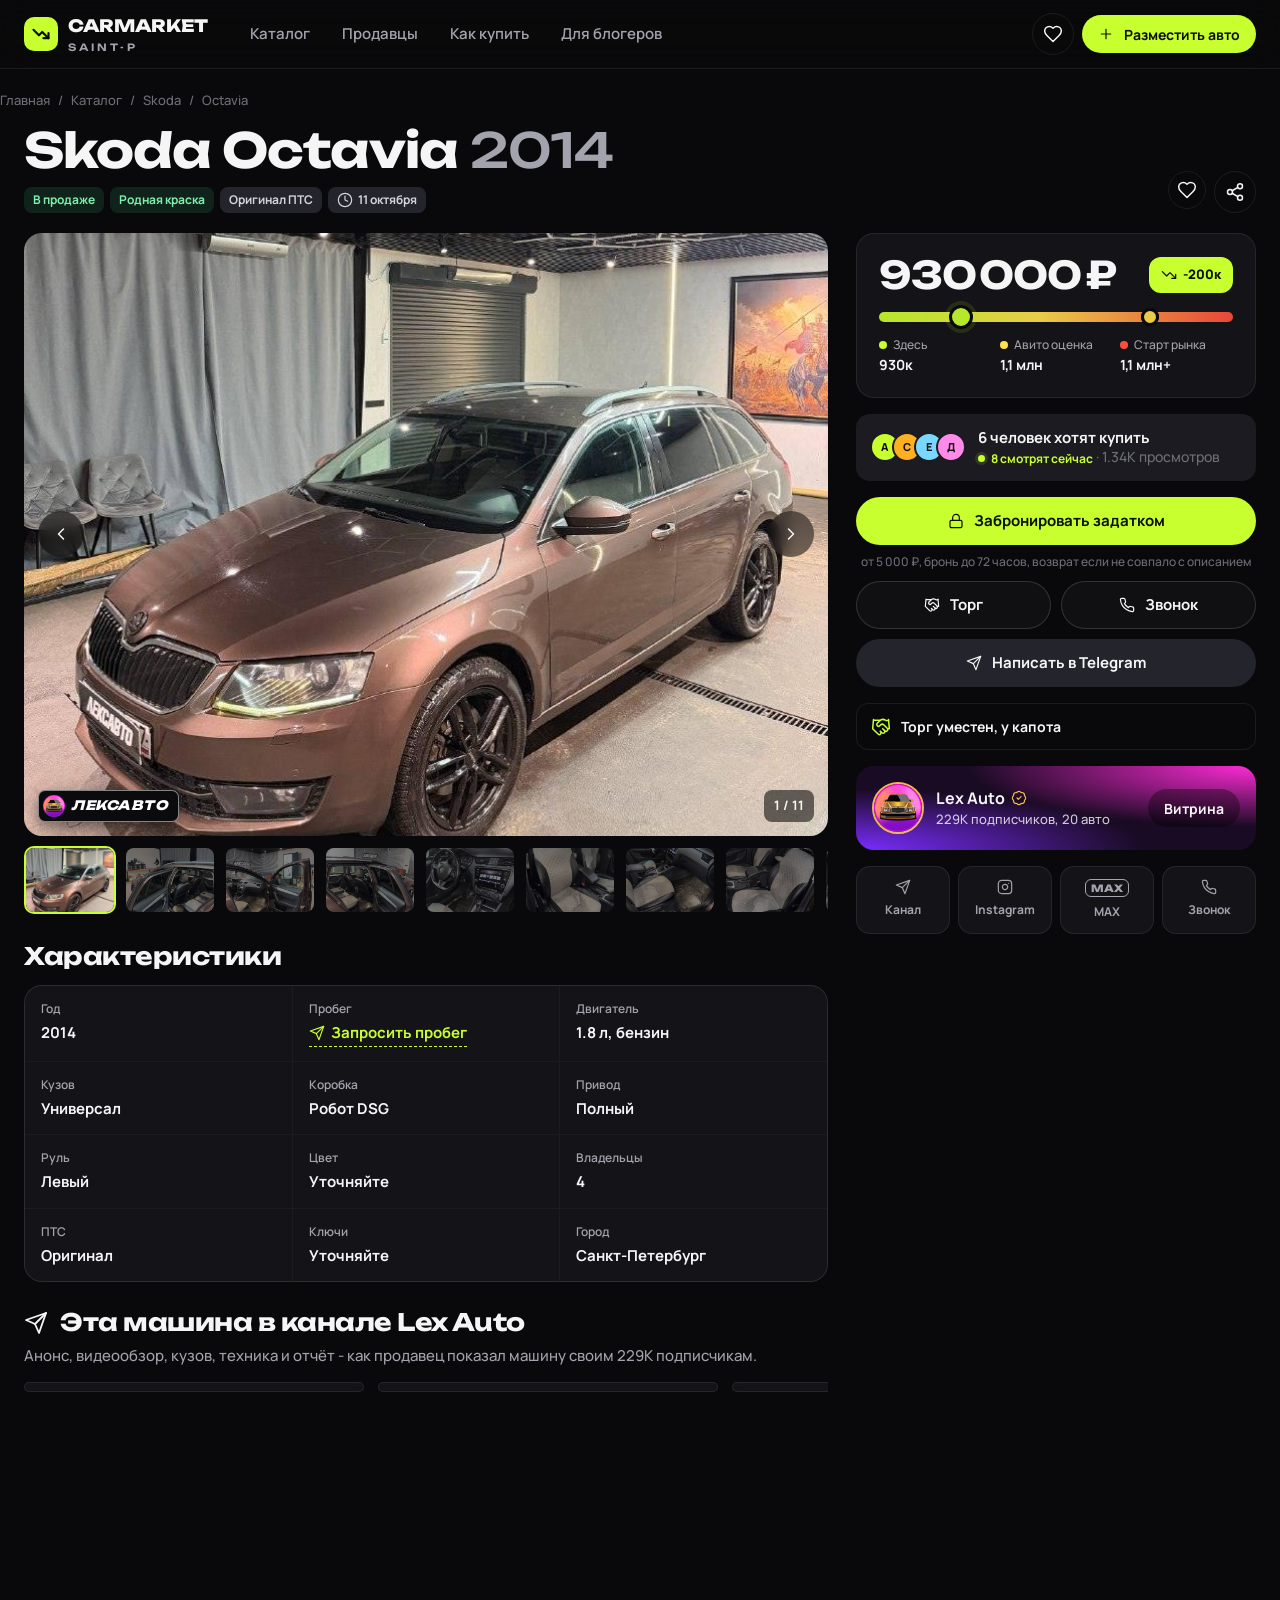
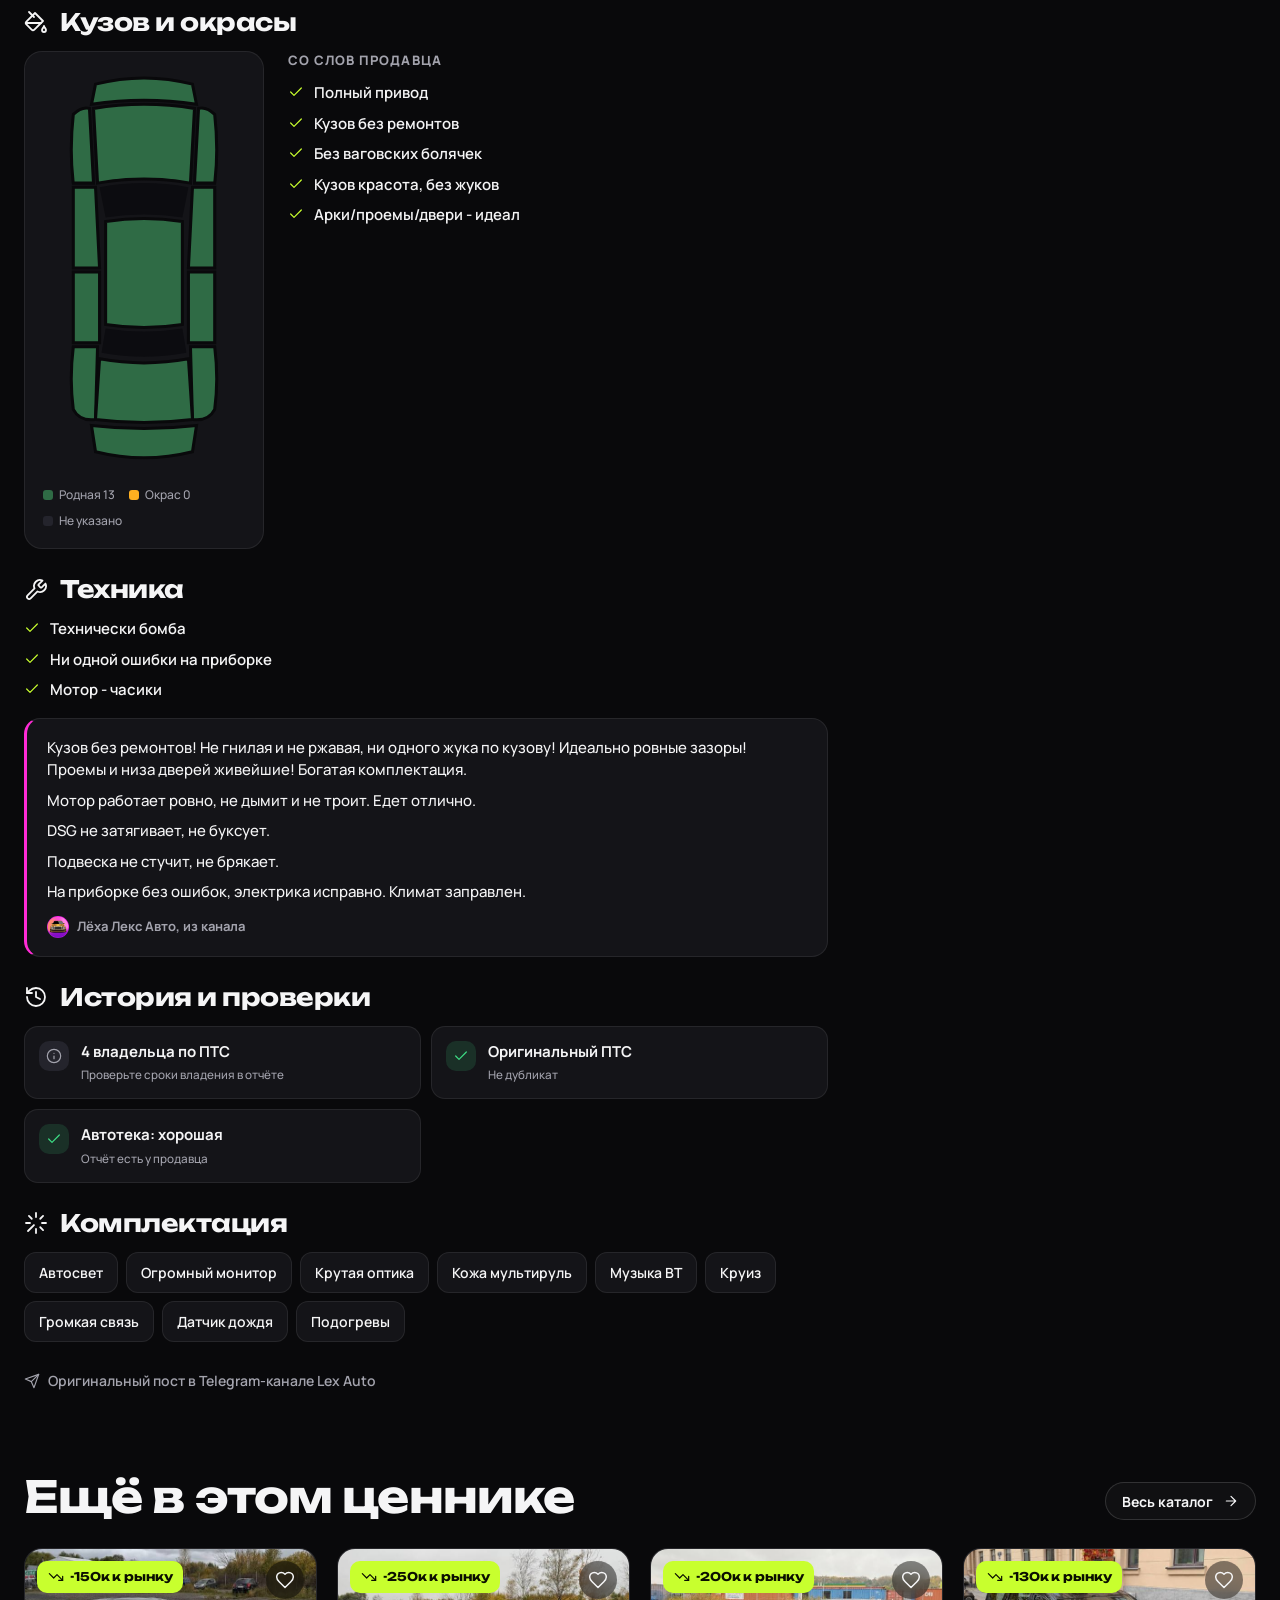
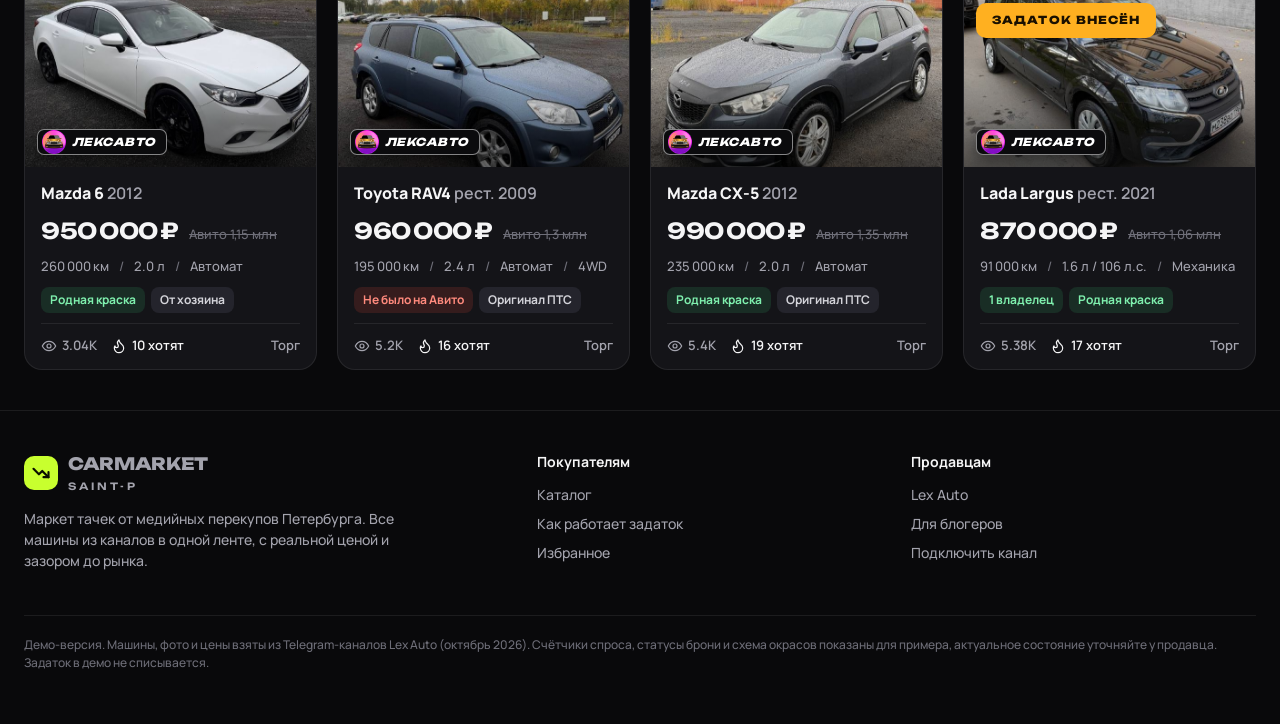
<file: car.html>
<!doctype html>
<html lang="ru">
<head>
<meta charset="utf-8">
<meta name="viewport" content="width=device-width, initial-scale=1, viewport-fit=cover">
<title>Машина - CarMarket SPB</title>
<meta name="description" content="Машина от медийного перекупа Петербурга: цена, зазор до рынка, состояние кузова, задаток онлайн.">
<meta name="theme-color" content="#09090b">
<meta name="robots" content="noindex, nofollow">
<meta property="og:title" content="Машина - CarMarket SPB">
<meta property="og:description" content="Машина от медийного перекупа Петербурга: цена, зазор до рынка, состояние кузова, задаток онлайн.">
<meta property="og:image" content="assets/img/og.jpg">
<link rel="icon" href="assets/img/favicon.svg" type="image/svg+xml">
<link rel="manifest" href="manifest.webmanifest">
<link rel="apple-touch-icon" href="assets/img/apple-touch-icon.png">
<meta name="apple-mobile-web-app-capable" content="yes">
<meta name="mobile-web-app-capable" content="yes">
<meta name="apple-mobile-web-app-status-bar-style" content="black-translucent">
<meta name="apple-mobile-web-app-title" content="CarMarket">

<link rel="preconnect" href="https://fonts.googleapis.com">
<link rel="preconnect" href="https://fonts.gstatic.com" crossorigin>
<link href="https://fonts.googleapis.com/css2?family=Manrope:wght@400;500;600;700;800&family=Unbounded:wght@500;700;800;900&display=swap&subset=cyrillic" rel="stylesheet">
<style id="boot-css">
html.booting{overflow:hidden}
#boot{position:fixed;inset:0;z-index:999;background:#060607;color:#f5f5f6;overflow:hidden;font-family:Unbounded,Manrope,system-ui,sans-serif;transition:clip-path .8s cubic-bezier(.7,0,.2,1);clip-path:inset(0 0 0 0)}
#boot.out{clip-path:inset(0 0 100% 0)}
#boot .sky{position:absolute;inset:0 0 45% 0;background:radial-gradient(60% 90% at 50% 100%,rgba(200,255,46,.16),transparent 70%)}
#boot .sun{position:absolute;left:50%;top:55%;width:340px;height:340px;margin:-300px 0 0 -170px;border-radius:50%;background:linear-gradient(#c8ff2e,rgba(200,255,46,.05) 75%);opacity:.12;-webkit-mask:repeating-linear-gradient(transparent 0 14px,#000 14px 26px);mask:repeating-linear-gradient(transparent 0 14px,#000 14px 26px)}
#boot .road{position:absolute;left:-50%;right:-50%;top:55%;bottom:-60%;transform:perspective(320px) rotateX(62deg);transform-origin:50% 0;
  background:repeating-linear-gradient(90deg,rgba(200,255,46,.22) 0 2px,transparent 2px 90px),
  repeating-linear-gradient(0deg,rgba(200,255,46,.22) 0 2px,transparent 2px 80px);
  -webkit-mask:linear-gradient(transparent,#000 30%);mask:linear-gradient(transparent,#000 30%);animation:bootRoad .45s linear infinite}
#boot .road::after{content:"";position:absolute;inset:0;background:repeating-linear-gradient(0deg,transparent 0 46px,rgba(200,255,46,.75) 46px 80px) 50% 0/3px 100% no-repeat;animation:inherit}
#boot .hz{position:absolute;left:0;right:0;top:55%;height:2px;background:linear-gradient(90deg,transparent,#c8ff2e,transparent);box-shadow:0 0 24px 4px rgba(200,255,46,.45)}
#boot .bi{position:absolute;inset:0;display:grid;justify-items:center;align-content:center;gap:14px;text-align:center;padding:0 16px;margin-top:-6vh}
#boot .car{width:min(560px,88vw);height:auto;overflow:visible;animation:bootBob .3s ease-in-out infinite alternate}
#boot .car .body{fill:none;stroke:#f5f5f6;stroke-width:2.2;stroke-linecap:round;stroke-linejoin:round;stroke-dasharray:900;stroke-dashoffset:900;animation:bootDraw 1.1s cubic-bezier(.6,0,.2,1) .1s forwards;filter:drop-shadow(0 0 6px rgba(255,255,255,.35))}
#boot .car .win{fill:none;stroke:rgba(245,245,246,.55);stroke-width:1.6;stroke-dasharray:400;stroke-dashoffset:400;animation:bootDraw .8s ease .6s forwards}
#boot .car .accent{fill:none;stroke:#c8ff2e;stroke-width:2.4;stroke-linecap:round;stroke-dasharray:300;stroke-dashoffset:300;animation:bootDraw .7s ease .9s forwards;filter:drop-shadow(0 0 6px #c8ff2e)}
#boot .car .wh{transform-box:view-box;animation:bootSpin .35s linear infinite}
#boot .car .wh circle{fill:#0b0b0d;stroke:#f5f5f6;stroke-width:2.2}
#boot .car .wh path{stroke:#c8ff2e;stroke-width:2;stroke-linecap:round}
#boot .car .beam{fill:url(#bootBeam);opacity:0;animation:bootFade .3s ease 1.1s forwards,bootFlicker 2.4s ease-in-out 1.4s infinite}
#boot .car .speed line{stroke:rgba(245,245,246,.5);stroke-width:2;stroke-linecap:round;stroke-dasharray:30 200;animation:bootLines .5s linear infinite}
#boot .car .speed line:nth-child(2){animation-delay:-.2s}#boot .car .speed line:nth-child(3){animation-delay:-.35s}
#boot .bw{font-weight:800;font-size:clamp(26px,6.4vw,48px);letter-spacing:-.02em;line-height:1;overflow:hidden;margin-top:6px}
#boot .bw b{display:inline-block;transform:translateY(105%);animation:bootUp .55s cubic-bezier(.2,.8,.2,1) forwards;font-weight:800}
#boot .bw small{display:block;font-size:.26em;letter-spacing:.5em;color:#a3a3ad;margin-top:10px;font-weight:600;opacity:0;animation:bootFade .5s ease 1.3s forwards}
#boot .bg{font-family:Manrope,system-ui,sans-serif;font-weight:700;font-size:15px;color:#a3a3ad;opacity:0;animation:bootFade .4s ease 1.1s forwards}
#boot .bg b{font-family:Unbounded,Manrope,sans-serif;color:#c8ff2e;font-size:28px;font-variant-numeric:tabular-nums;display:inline-block;min-width:4ch;text-align:left;text-shadow:0 0 18px rgba(200,255,46,.5)}
#boot .bb{position:absolute;left:0;right:0;bottom:0;height:3px;background:rgba(255,255,255,.06)}
#boot .bb i{display:block;height:100%;background:#c8ff2e;box-shadow:0 0 12px #c8ff2e;transform:scaleX(0);transform-origin:left;transition:transform .35s ease}
#boot.go .car{animation:bootGo .7s cubic-bezier(.6,0,.9,.4) forwards}
#boot.go .road{animation-duration:.18s}
@keyframes bootRoad{to{background-position:0 0,0 80px}}
@keyframes bootDraw{to{stroke-dashoffset:0}}
@keyframes bootSpin{to{transform:rotate(360deg)}}
@keyframes bootBob{to{transform:translateY(-1.5px)}}
@keyframes bootUp{to{transform:none}}
@keyframes bootFade{to{opacity:1}}
@keyframes bootFlicker{0%,100%{opacity:1}50%{opacity:.75}}
@keyframes bootLines{from{stroke-dashoffset:0}to{stroke-dashoffset:-230}}
@keyframes bootGo{40%{transform:translateX(-14px) skewX(6deg)}100%{transform:translateX(120vw) skewX(-18deg);filter:blur(6px)}}
@keyframes bootKill{to{visibility:hidden}}
#boot{animation:bootKill 0s linear 8s forwards}
@media (prefers-reduced-motion:reduce){#boot *{animation-duration:.01ms!important;animation-delay:0s!important;animation-iteration-count:1!important}#boot{transition:opacity .2s}#boot.out{clip-path:none;opacity:0}}
</style>
<link rel="stylesheet" href="assets/css/style.css?v=18">
</head>
<body data-page="car">
<div id="boot" aria-hidden="true">
  <div class="sky"></div><div class="sun"></div><div class="road"></div><div class="hz"></div>
  <div class="bi">
    <svg class="car" viewBox="0 0 320 110" aria-hidden="true">
      <defs><linearGradient id="bootBeam" x1="0" x2="1"><stop offset="0" stop-color="#fffbe0" stop-opacity=".55"/><stop offset="1" stop-color="#fffbe0" stop-opacity="0"/></linearGradient></defs>
      <g class="speed"><line x1="-40" y1="52" x2="10" y2="52"/><line x1="-60" y1="66" x2="0" y2="66"/><line x1="-30" y1="80" x2="12" y2="80"/></g>
      <path class="beam" d="M300 66 L420 48 L420 96 Z"/>
      <path class="body" d="M14 84 L14 70 Q16 62 30 60 L74 54 Q96 34 132 28 Q170 22 206 28 Q236 34 258 52 L292 58 Q306 61 306 72 L306 84 L268 84 M232 84 L106 84 M70 84 L14 84"/>
      <path class="win" d="M88 54 Q108 38 134 34 L170 32 L172 54 Z M180 32 Q214 34 236 52 L182 54 Z"/>
      <path class="accent" d="M30 70 L120 66 L300 66"/>
      <g class="wh" style="transform-origin:88px 86px"><circle cx="88" cy="86" r="17"/><path d="M88 72v28M74 86h28M78 76l20 20M98 76l-20 20"/></g>
      <g class="wh" style="transform-origin:250px 86px"><circle cx="250" cy="86" r="17"/><path d="M250 72v28M236 86h28M240 76l20 20M260 76l-20 20"/></g>
    </svg>
    <div class="bw"><b style="animation-delay:0.900s">C</b><b style="animation-delay:0.935s">A</b><b style="animation-delay:0.970s">R</b><b style="animation-delay:1.005s">M</b><b style="animation-delay:1.040s">A</b><b style="animation-delay:1.075s">R</b><b style="animation-delay:1.110s">K</b><b style="animation-delay:1.145s">E</b><b style="animation-delay:1.180s">T</b><small>SAINT-P</small></div>
    <div class="bg">ищем зазоры до рынка <b>-<span id="bootN">0</span>к</b></div>
  </div>
  <div class="bb"><i id="bootBar"></i></div>
</div>
<script>
(function () {
  var b = document.getElementById('boot'), d = document.documentElement;
  try { if (sessionStorage.getItem('cm_boot')) { b.parentNode.removeChild(b); return; } sessionStorage.setItem('cm_boot', '1'); } catch (e) {}
  d.classList.add('booting');
  var t0 = Date.now(), n = document.getElementById('bootN'), bar = document.getElementById('bootBar'), p = 0, fin = false, target = 750;
  var reduce = window.matchMedia && matchMedia('(prefers-reduced-motion: reduce)').matches;
  function prog(v) { p = Math.max(p, v); bar.style.transform = 'scaleX(' + p + ')'; }
  function tick() {
    var k = Math.min(1, (Date.now() - t0 - 1100) / 1100); if (k < 0) k = 0;
    n.textContent = Math.round(target * (1 - Math.pow(1 - k, 3)));
    if (k < 1) requestAnimationFrame(tick);
  }
  reduce ? (n.textContent = target) : requestAnimationFrame(tick);
  prog(.12);
  document.addEventListener('DOMContentLoaded', function () {
    try { target = Math.round(Math.max.apply(null, (window.CARS || []).map(function (c) { return c.gap || 0; })) / 1000) || 750; } catch (e) {}
    prog(.45);
    var imgs = [].slice.call(document.images, 0, 14), left = imgs.length;
    imgs.forEach(function (im) {
      var one = function () { left--; prog(.45 + .5 * (1 - left / Math.max(1, imgs.length))); };
      im.complete ? one() : (im.addEventListener('load', one), im.addEventListener('error', one));
    });
  });
  function done() {
    if (fin) return; fin = true;
    setTimeout(function () {
      prog(1); n.textContent = target;
      if (reduce) { b.classList.add('out'); d.classList.remove('booting'); setTimeout(function () { b.parentNode && b.parentNode.removeChild(b); }, 300); return; }
      b.classList.add('go');
      setTimeout(function () { b.classList.add('out'); d.classList.remove('booting'); setTimeout(function () { b.parentNode && b.parentNode.removeChild(b); }, 900); }, 520);
    }, reduce ? 0 : Math.max(0, 2500 - (Date.now() - t0)));
  }
  window.addEventListener('load', done);
  setTimeout(done, 5000);
})();
</script>
<main id="car"></main>
<script src="assets/js/cars.js?v=18"></script>
<script src="assets/js/sellers.js?v=18"></script>
<script src="assets/js/app.js?v=18"></script>
</body>
</html>
</file>
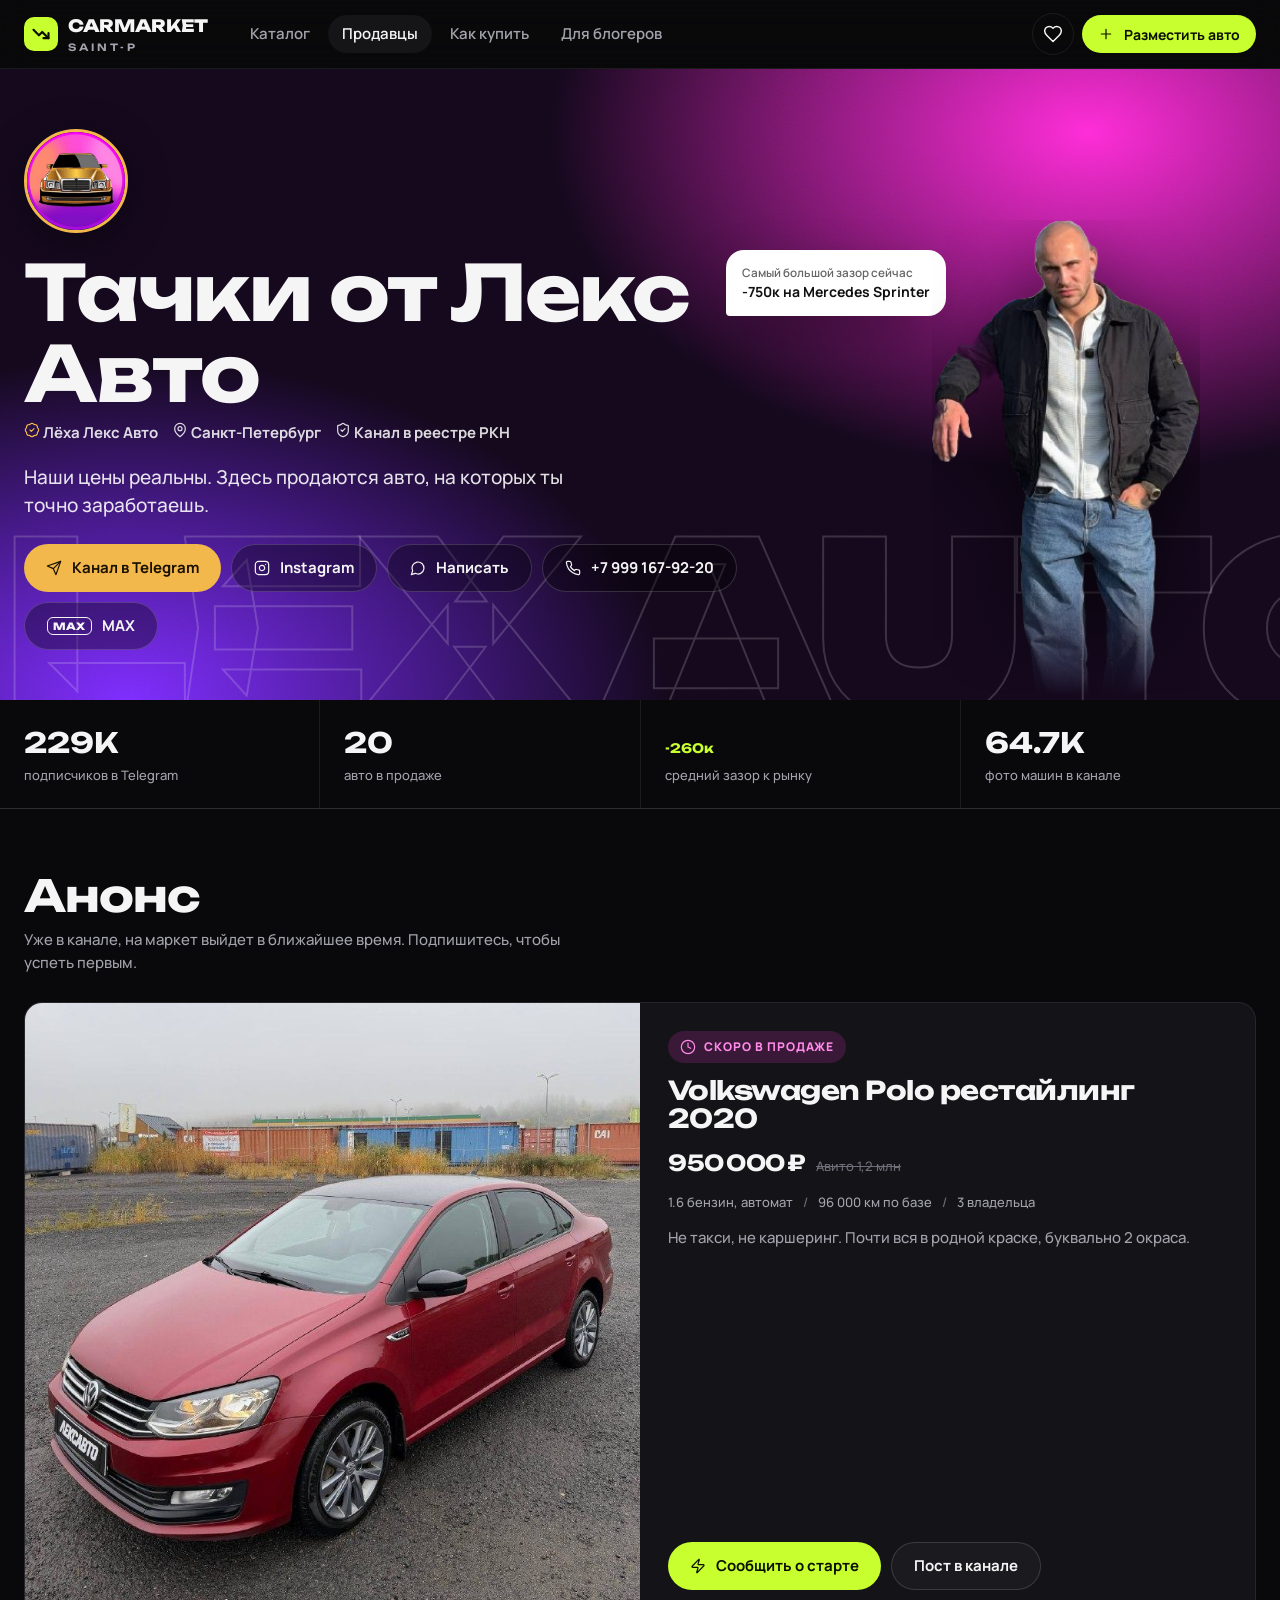
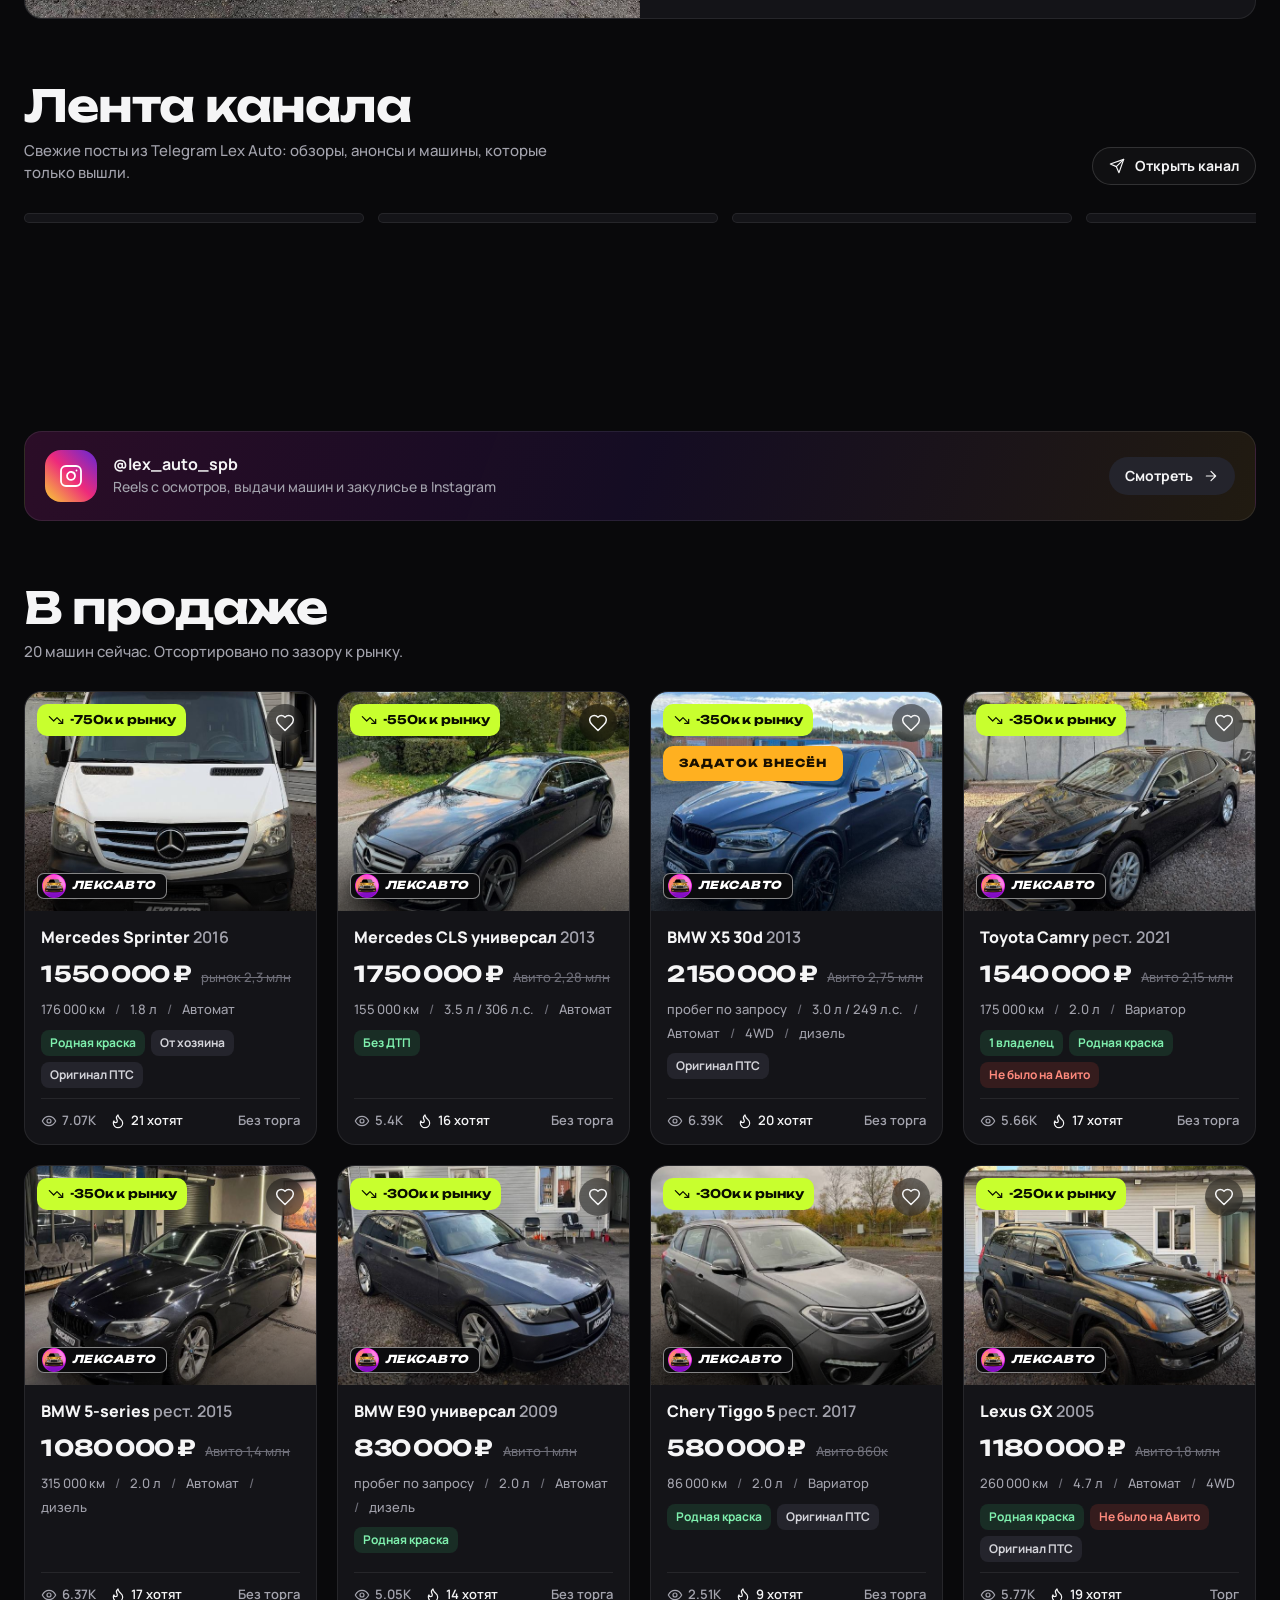
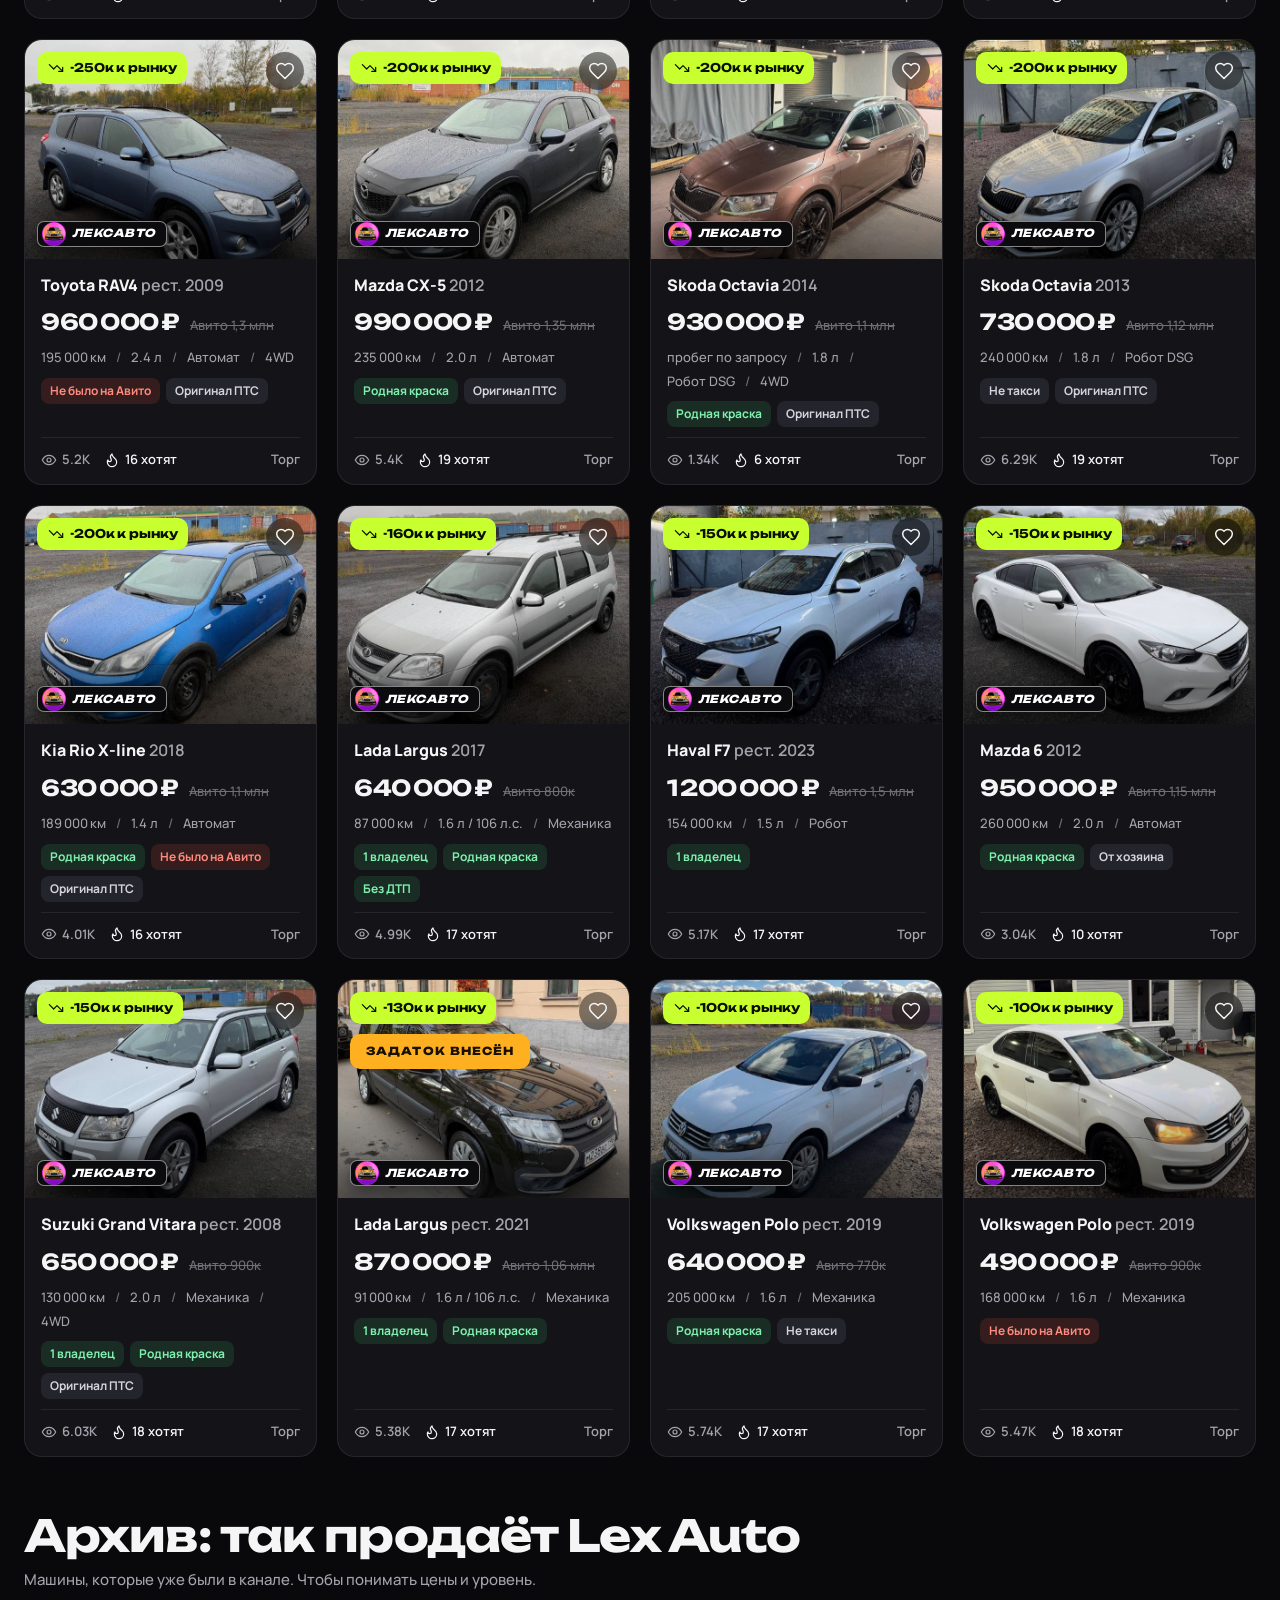
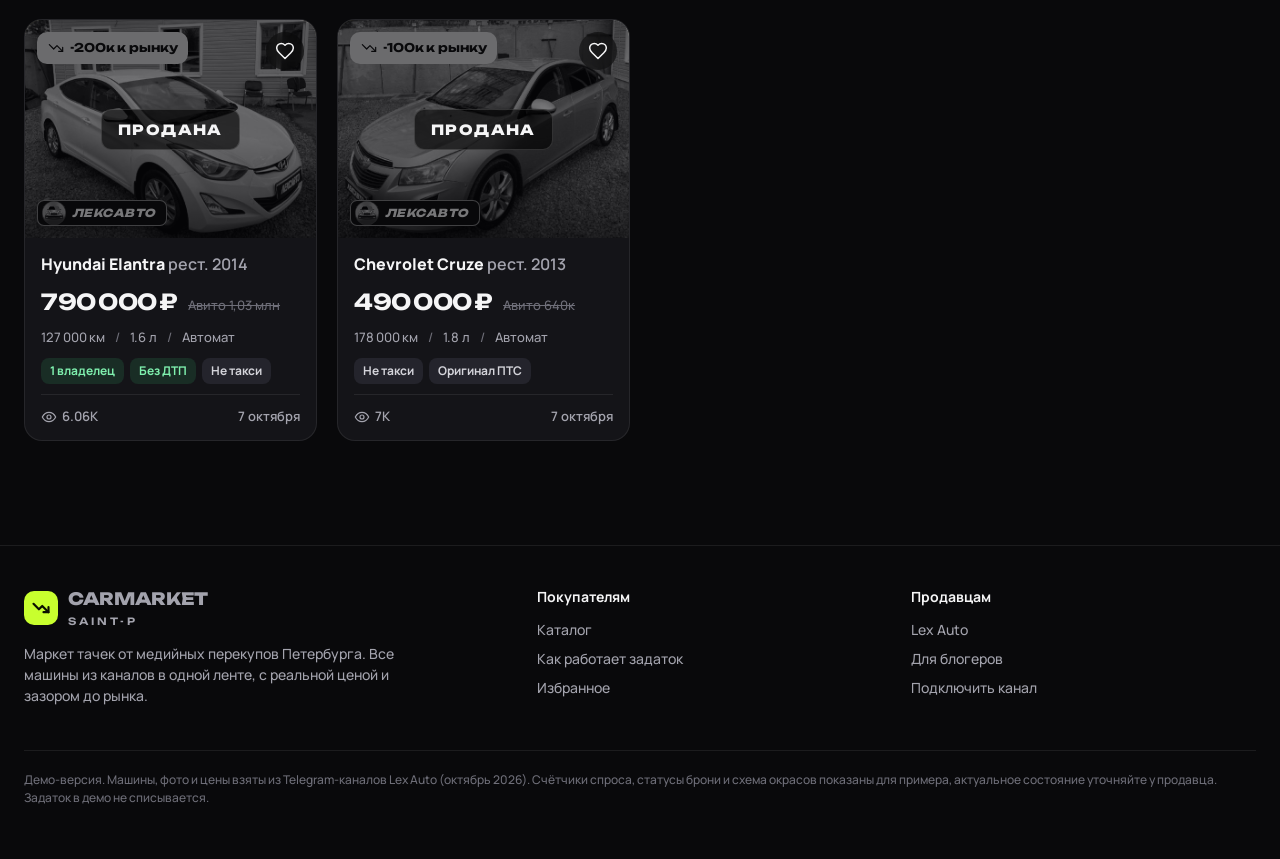
<file: seller.html>
<!doctype html>
<html lang="ru">
<head>
<meta charset="utf-8">
<meta name="viewport" content="width=device-width, initial-scale=1, viewport-fit=cover">
<title>Lex Auto - витрина на CarMarket SPB</title>
<meta name="description" content="Все машины Lex Auto (Лёха Лекс Авто) из Telegram-канала: цены ниже рынка, анонсы, лента канала.">
<meta name="theme-color" content="#09090b">
<meta name="robots" content="noindex, nofollow">
<meta property="og:title" content="Lex Auto - витрина на CarMarket SPB">
<meta property="og:description" content="Все машины Lex Auto (Лёха Лекс Авто) из Telegram-канала: цены ниже рынка, анонсы, лента канала.">
<meta property="og:image" content="assets/img/og.jpg">
<link rel="icon" href="assets/img/favicon.svg" type="image/svg+xml">
<link rel="manifest" href="manifest.webmanifest">
<link rel="apple-touch-icon" href="assets/img/apple-touch-icon.png">
<meta name="apple-mobile-web-app-capable" content="yes">
<meta name="mobile-web-app-capable" content="yes">
<meta name="apple-mobile-web-app-status-bar-style" content="black-translucent">
<meta name="apple-mobile-web-app-title" content="CarMarket">

<link rel="preconnect" href="https://fonts.googleapis.com">
<link rel="preconnect" href="https://fonts.gstatic.com" crossorigin>
<link href="https://fonts.googleapis.com/css2?family=Manrope:wght@400;500;600;700;800&family=Unbounded:wght@500;700;800;900&display=swap&subset=cyrillic" rel="stylesheet">
<style id="boot-css">
html.booting{overflow:hidden}
#boot{position:fixed;inset:0;z-index:999;background:#060607;color:#f5f5f6;overflow:hidden;font-family:Unbounded,Manrope,system-ui,sans-serif;transition:clip-path .8s cubic-bezier(.7,0,.2,1);clip-path:inset(0 0 0 0)}
#boot.out{clip-path:inset(0 0 100% 0)}
#boot .sky{position:absolute;inset:0 0 45% 0;background:radial-gradient(60% 90% at 50% 100%,rgba(200,255,46,.16),transparent 70%)}
#boot .sun{position:absolute;left:50%;top:55%;width:340px;height:340px;margin:-300px 0 0 -170px;border-radius:50%;background:linear-gradient(#c8ff2e,rgba(200,255,46,.05) 75%);opacity:.12;-webkit-mask:repeating-linear-gradient(transparent 0 14px,#000 14px 26px);mask:repeating-linear-gradient(transparent 0 14px,#000 14px 26px)}
#boot .road{position:absolute;left:-50%;right:-50%;top:55%;bottom:-60%;transform:perspective(320px) rotateX(62deg);transform-origin:50% 0;
  background:repeating-linear-gradient(90deg,rgba(200,255,46,.22) 0 2px,transparent 2px 90px),
  repeating-linear-gradient(0deg,rgba(200,255,46,.22) 0 2px,transparent 2px 80px);
  -webkit-mask:linear-gradient(transparent,#000 30%);mask:linear-gradient(transparent,#000 30%);animation:bootRoad .45s linear infinite}
#boot .road::after{content:"";position:absolute;inset:0;background:repeating-linear-gradient(0deg,transparent 0 46px,rgba(200,255,46,.75) 46px 80px) 50% 0/3px 100% no-repeat;animation:inherit}
#boot .hz{position:absolute;left:0;right:0;top:55%;height:2px;background:linear-gradient(90deg,transparent,#c8ff2e,transparent);box-shadow:0 0 24px 4px rgba(200,255,46,.45)}
#boot .bi{position:absolute;inset:0;display:grid;justify-items:center;align-content:center;gap:14px;text-align:center;padding:0 16px;margin-top:-6vh}
#boot .car{width:min(560px,88vw);height:auto;overflow:visible;animation:bootBob .3s ease-in-out infinite alternate}
#boot .car .body{fill:none;stroke:#f5f5f6;stroke-width:2.2;stroke-linecap:round;stroke-linejoin:round;stroke-dasharray:900;stroke-dashoffset:900;animation:bootDraw 1.1s cubic-bezier(.6,0,.2,1) .1s forwards;filter:drop-shadow(0 0 6px rgba(255,255,255,.35))}
#boot .car .win{fill:none;stroke:rgba(245,245,246,.55);stroke-width:1.6;stroke-dasharray:400;stroke-dashoffset:400;animation:bootDraw .8s ease .6s forwards}
#boot .car .accent{fill:none;stroke:#c8ff2e;stroke-width:2.4;stroke-linecap:round;stroke-dasharray:300;stroke-dashoffset:300;animation:bootDraw .7s ease .9s forwards;filter:drop-shadow(0 0 6px #c8ff2e)}
#boot .car .wh{transform-box:view-box;animation:bootSpin .35s linear infinite}
#boot .car .wh circle{fill:#0b0b0d;stroke:#f5f5f6;stroke-width:2.2}
#boot .car .wh path{stroke:#c8ff2e;stroke-width:2;stroke-linecap:round}
#boot .car .beam{fill:url(#bootBeam);opacity:0;animation:bootFade .3s ease 1.1s forwards,bootFlicker 2.4s ease-in-out 1.4s infinite}
#boot .car .speed line{stroke:rgba(245,245,246,.5);stroke-width:2;stroke-linecap:round;stroke-dasharray:30 200;animation:bootLines .5s linear infinite}
#boot .car .speed line:nth-child(2){animation-delay:-.2s}#boot .car .speed line:nth-child(3){animation-delay:-.35s}
#boot .bw{font-weight:800;font-size:clamp(26px,6.4vw,48px);letter-spacing:-.02em;line-height:1;overflow:hidden;margin-top:6px}
#boot .bw b{display:inline-block;transform:translateY(105%);animation:bootUp .55s cubic-bezier(.2,.8,.2,1) forwards;font-weight:800}
#boot .bw small{display:block;font-size:.26em;letter-spacing:.5em;color:#a3a3ad;margin-top:10px;font-weight:600;opacity:0;animation:bootFade .5s ease 1.3s forwards}
#boot .bg{font-family:Manrope,system-ui,sans-serif;font-weight:700;font-size:15px;color:#a3a3ad;opacity:0;animation:bootFade .4s ease 1.1s forwards}
#boot .bg b{font-family:Unbounded,Manrope,sans-serif;color:#c8ff2e;font-size:28px;font-variant-numeric:tabular-nums;display:inline-block;min-width:4ch;text-align:left;text-shadow:0 0 18px rgba(200,255,46,.5)}
#boot .bb{position:absolute;left:0;right:0;bottom:0;height:3px;background:rgba(255,255,255,.06)}
#boot .bb i{display:block;height:100%;background:#c8ff2e;box-shadow:0 0 12px #c8ff2e;transform:scaleX(0);transform-origin:left;transition:transform .35s ease}
#boot.go .car{animation:bootGo .7s cubic-bezier(.6,0,.9,.4) forwards}
#boot.go .road{animation-duration:.18s}
@keyframes bootRoad{to{background-position:0 0,0 80px}}
@keyframes bootDraw{to{stroke-dashoffset:0}}
@keyframes bootSpin{to{transform:rotate(360deg)}}
@keyframes bootBob{to{transform:translateY(-1.5px)}}
@keyframes bootUp{to{transform:none}}
@keyframes bootFade{to{opacity:1}}
@keyframes bootFlicker{0%,100%{opacity:1}50%{opacity:.75}}
@keyframes bootLines{from{stroke-dashoffset:0}to{stroke-dashoffset:-230}}
@keyframes bootGo{40%{transform:translateX(-14px) skewX(6deg)}100%{transform:translateX(120vw) skewX(-18deg);filter:blur(6px)}}
@keyframes bootKill{to{visibility:hidden}}
#boot{animation:bootKill 0s linear 8s forwards}
@media (prefers-reduced-motion:reduce){#boot *{animation-duration:.01ms!important;animation-delay:0s!important;animation-iteration-count:1!important}#boot{transition:opacity .2s}#boot.out{clip-path:none;opacity:0}}
</style>
<link rel="stylesheet" href="assets/css/style.css?v=18">
</head>
<body data-page="seller">
<div id="boot" aria-hidden="true">
  <div class="sky"></div><div class="sun"></div><div class="road"></div><div class="hz"></div>
  <div class="bi">
    <svg class="car" viewBox="0 0 320 110" aria-hidden="true">
      <defs><linearGradient id="bootBeam" x1="0" x2="1"><stop offset="0" stop-color="#fffbe0" stop-opacity=".55"/><stop offset="1" stop-color="#fffbe0" stop-opacity="0"/></linearGradient></defs>
      <g class="speed"><line x1="-40" y1="52" x2="10" y2="52"/><line x1="-60" y1="66" x2="0" y2="66"/><line x1="-30" y1="80" x2="12" y2="80"/></g>
      <path class="beam" d="M300 66 L420 48 L420 96 Z"/>
      <path class="body" d="M14 84 L14 70 Q16 62 30 60 L74 54 Q96 34 132 28 Q170 22 206 28 Q236 34 258 52 L292 58 Q306 61 306 72 L306 84 L268 84 M232 84 L106 84 M70 84 L14 84"/>
      <path class="win" d="M88 54 Q108 38 134 34 L170 32 L172 54 Z M180 32 Q214 34 236 52 L182 54 Z"/>
      <path class="accent" d="M30 70 L120 66 L300 66"/>
      <g class="wh" style="transform-origin:88px 86px"><circle cx="88" cy="86" r="17"/><path d="M88 72v28M74 86h28M78 76l20 20M98 76l-20 20"/></g>
      <g class="wh" style="transform-origin:250px 86px"><circle cx="250" cy="86" r="17"/><path d="M250 72v28M236 86h28M240 76l20 20M260 76l-20 20"/></g>
    </svg>
    <div class="bw"><b style="animation-delay:0.900s">C</b><b style="animation-delay:0.935s">A</b><b style="animation-delay:0.970s">R</b><b style="animation-delay:1.005s">M</b><b style="animation-delay:1.040s">A</b><b style="animation-delay:1.075s">R</b><b style="animation-delay:1.110s">K</b><b style="animation-delay:1.145s">E</b><b style="animation-delay:1.180s">T</b><small>SAINT-P</small></div>
    <div class="bg">ищем зазоры до рынка <b>-<span id="bootN">0</span>к</b></div>
  </div>
  <div class="bb"><i id="bootBar"></i></div>
</div>
<script>
(function () {
  var b = document.getElementById('boot'), d = document.documentElement;
  try { if (sessionStorage.getItem('cm_boot')) { b.parentNode.removeChild(b); return; } sessionStorage.setItem('cm_boot', '1'); } catch (e) {}
  d.classList.add('booting');
  var t0 = Date.now(), n = document.getElementById('bootN'), bar = document.getElementById('bootBar'), p = 0, fin = false, target = 750;
  var reduce = window.matchMedia && matchMedia('(prefers-reduced-motion: reduce)').matches;
  function prog(v) { p = Math.max(p, v); bar.style.transform = 'scaleX(' + p + ')'; }
  function tick() {
    var k = Math.min(1, (Date.now() - t0 - 1100) / 1100); if (k < 0) k = 0;
    n.textContent = Math.round(target * (1 - Math.pow(1 - k, 3)));
    if (k < 1) requestAnimationFrame(tick);
  }
  reduce ? (n.textContent = target) : requestAnimationFrame(tick);
  prog(.12);
  document.addEventListener('DOMContentLoaded', function () {
    try { target = Math.round(Math.max.apply(null, (window.CARS || []).map(function (c) { return c.gap || 0; })) / 1000) || 750; } catch (e) {}
    prog(.45);
    var imgs = [].slice.call(document.images, 0, 14), left = imgs.length;
    imgs.forEach(function (im) {
      var one = function () { left--; prog(.45 + .5 * (1 - left / Math.max(1, imgs.length))); };
      im.complete ? one() : (im.addEventListener('load', one), im.addEventListener('error', one));
    });
  });
  function done() {
    if (fin) return; fin = true;
    setTimeout(function () {
      prog(1); n.textContent = target;
      if (reduce) { b.classList.add('out'); d.classList.remove('booting'); setTimeout(function () { b.parentNode && b.parentNode.removeChild(b); }, 300); return; }
      b.classList.add('go');
      setTimeout(function () { b.classList.add('out'); d.classList.remove('booting'); setTimeout(function () { b.parentNode && b.parentNode.removeChild(b); }, 900); }, 520);
    }, reduce ? 0 : Math.max(0, 2500 - (Date.now() - t0)));
  }
  window.addEventListener('load', done);
  setTimeout(done, 5000);
})();
</script>
<main id="seller"></main>
<script src="assets/js/cars.js?v=18"></script>
<script src="assets/js/sellers.js?v=18"></script>
<script src="assets/js/app.js?v=18"></script>
</body>
</html>
</file>
<file: assets/css/style.css>
/* CarMarket SPB - marketplace of media resellers */
:root {
  --bg: #09090b;
  --bg-2: #0f0f12;
  --surface: #141418;
  --surface-2: #1b1b21;
  --surface-3: #24242c;
  --line: rgba(255, 255, 255, .08);
  --line-2: rgba(255, 255, 255, .14);
  --text: #f5f5f6;
  --muted: #a3a3ad;
  --dim: #6e6e78;
  --accent: #c8ff2e;
  --accent-ink: #0b0f00;
  --accent-soft: rgba(200, 255, 46, .12);
  --hot: #ff4d3d;
  --warn: #ffb020;
  --ok: #3ddc84;
  --seller-a: #ff2bd6;
  --seller-b: #7a2cff;
  --seller-gold: #f2b84b;
  --radius: 18px;
  --radius-sm: 12px;
  --shadow: 0 20px 60px -20px rgba(0, 0, 0, .7);
  --display: 'Unbounded', 'Manrope', system-ui, sans-serif;
  --body: 'Manrope', system-ui, -apple-system, sans-serif;
  --wrap: 1320px;
  --ease: cubic-bezier(.2, .8, .2, 1);
}

*, *::before, *::after { box-sizing: border-box; }
html { -webkit-text-size-adjust: 100%; scroll-behavior: smooth; }
body {
  margin: 0;
  background: var(--bg);
  color: var(--text);
  font: 500 15px/1.5 var(--body);
  -webkit-font-smoothing: antialiased;
  overflow-x: hidden;
}
img { max-width: 100%; display: block; }
a { color: inherit; text-decoration: none; }
button, input, select, textarea { font: inherit; color: inherit; }
button { cursor: pointer; background: none; border: 0; padding: 0; }
:focus-visible { outline: 2px solid var(--accent); outline-offset: 3px; border-radius: 6px; }
::selection { background: var(--accent); color: var(--accent-ink); }

.wrap { width: 100%; max-width: var(--wrap); margin: 0 auto; padding: 0 24px; }
@media (max-width: 640px) { .wrap { padding: 0 16px; } }

.icon { width: 20px; height: 20px; flex: none; stroke: currentColor; fill: none; stroke-width: 1.8; stroke-linecap: round; stroke-linejoin: round; }
.icon.sm { width: 16px; height: 16px; }
.icon.lg { width: 24px; height: 24px; }

h1, h2, h3, .display { font-family: var(--display); font-weight: 700; letter-spacing: -.02em; line-height: 1.05; margin: 0; }
.eyebrow { display: inline-flex; align-items: center; gap: 8px; font-size: 12px; font-weight: 700; letter-spacing: .12em; text-transform: uppercase; color: var(--muted); }
.eyebrow .dot { width: 8px; height: 8px; border-radius: 50%; background: var(--accent); box-shadow: 0 0 0 4px var(--accent-soft); animation: pulse 2s infinite; }
@keyframes pulse { 50% { box-shadow: 0 0 0 8px transparent; } }

/* ---------- buttons ---------- */
.btn {
  display: inline-flex; align-items: center; justify-content: center; gap: 10px;
  height: 48px; padding: 0 22px; border-radius: 999px;
  font-weight: 700; font-size: 15px; white-space: nowrap;
  transition: transform .2s var(--ease), background .2s, border-color .2s, color .2s;
}
.btn:active { transform: scale(.97); }
.btn-accent { background: var(--accent); color: var(--accent-ink); }
.btn-accent:hover { background: #d8ff66; }
.btn-ghost { border: 1px solid var(--line-2); background: rgba(255, 255, 255, .03); }
.btn-ghost:hover { border-color: rgba(255, 255, 255, .3); background: rgba(255, 255, 255, .06); }
.btn-dark { background: var(--surface-3); }
.btn-dark:hover { background: #2e2e38; }
.btn-sm { height: 38px; padding: 0 16px; font-size: 14px; }
.btn-block { width: 100%; }

.chip {
  display: inline-flex; align-items: center; gap: 6px;
  height: 36px; padding: 0 14px; border-radius: 999px;
  border: 1px solid var(--line-2); background: rgba(255, 255, 255, .02);
  font-size: 14px; font-weight: 600; color: var(--muted);
  transition: all .2s;
}
.chip:hover { color: var(--text); border-color: rgba(255, 255, 255, .3); }
.chip.on { background: var(--accent); color: var(--accent-ink); border-color: var(--accent); }
.tag {
  display: inline-flex; align-items: center; gap: 5px;
  font-size: 12px; font-weight: 700; padding: 4px 9px; border-radius: 8px;
  background: var(--surface-3); color: #d4d4da; white-space: nowrap;
}
.tag.ok { background: rgba(61, 220, 132, .12); color: #7ff0ae; }
.tag.warn { background: rgba(255, 176, 32, .12); color: #ffc85c; }
.tag.hot { background: rgba(255, 77, 61, .14); color: #ff8a7d; }

/* ---------- header ---------- */
.hdr {
  position: sticky; top: 0; z-index: 50;
  background: rgba(9, 9, 11, .78);
  backdrop-filter: saturate(160%) blur(16px);
  -webkit-backdrop-filter: saturate(160%) blur(16px);
  border-bottom: 1px solid var(--line);
}
.hdr-in { display: flex; align-items: center; gap: 28px; height: 68px; }
.logo { display: flex; align-items: center; gap: 10px; font-family: var(--display); font-weight: 800; font-size: 17px; letter-spacing: -.02em; }
.logo-mark { width: 34px; height: 34px; border-radius: 10px; background: var(--accent); display: grid; place-items: center; color: var(--accent-ink); }
.logo small { display: block; font-size: 10px; letter-spacing: .3em; color: var(--muted); font-weight: 600; margin-top: 2px; }
.nav { display: flex; gap: 4px; }
.nav a { padding: 8px 14px; border-radius: 999px; font-weight: 600; color: var(--muted); transition: .2s; }
.nav a:hover, .nav a.on { color: var(--text); background: rgba(255, 255, 255, .05); }
.hdr-act { margin-left: auto; display: flex; align-items: center; gap: 8px; }
.icon-btn { position: relative; width: 42px; height: 42px; border-radius: 50%; display: grid; place-items: center; border: 1px solid var(--line); transition: .2s; }
.icon-btn:hover { border-color: var(--line-2); background: rgba(255, 255, 255, .05); }
.icon-btn .count { position: absolute; top: -3px; right: -3px; min-width: 18px; height: 18px; padding: 0 5px; border-radius: 9px; background: var(--accent); color: var(--accent-ink); font-size: 11px; font-weight: 800; display: grid; place-items: center; }
.icon-btn .count:empty { display: none; }
.burger { display: none; }
@media (max-width: 900px) {
  .nav { display: none; }
  .burger { display: grid; }
  .hdr-act .btn { display: none; }
  .nav.open { display: flex; flex-direction: column; position: absolute; top: 68px; left: 0; right: 0; padding: 12px 16px 20px; background: var(--bg); border-bottom: 1px solid var(--line); }
  .nav.open a { padding: 14px 12px; font-size: 17px; }
}

/* ---------- ticker ---------- */
.ticker { border-bottom: 1px solid var(--line); background: var(--bg-2); overflow: hidden; white-space: nowrap; font-size: 13px; font-weight: 600; color: var(--muted); }
.ticker-track { display: inline-flex; gap: 40px; padding: 10px 0; animation: ticker 60s linear infinite; }
.ticker:hover .ticker-track { animation-play-state: paused; }
.ticker-item { display: inline-flex; align-items: center; gap: 10px; }
.ticker-item b { color: var(--text); }
.ticker-item .g { color: var(--accent); }
@keyframes ticker { to { transform: translateX(-50%); } }

/* ---------- hero ---------- */
.hero { position: relative; padding: 56px 0 40px; overflow: hidden; }
.hero::before {
  content: ''; position: absolute; inset: -40% -10% auto auto; width: 900px; height: 900px;
  background: radial-gradient(closest-side, rgba(200, 255, 46, .10), transparent 70%);
  pointer-events: none;
}
.hero-grid { display: grid; grid-template-columns: 1.15fr .85fr; gap: 40px; align-items: stretch; }
.hero-grid > * { min-width: 0; }
.hero h1 { font-size: clamp(34px, 4.4vw, 62px); margin: 18px 0 20px; }
.hero h1 em { font-style: normal; color: var(--accent); }
.hero-lead { font-size: 18px; color: var(--muted); max-width: 560px; margin: 0 0 28px; }
.search {
  display: flex; align-items: center; gap: 10px;
  background: var(--surface); border: 1px solid var(--line-2);
  border-radius: 999px; padding: 6px 6px 6px 20px; max-width: 620px;
  transition: border-color .2s, box-shadow .2s;
}
.search:focus-within { border-color: var(--accent); box-shadow: 0 0 0 4px var(--accent-soft); }
.search input { flex: 1; min-width: 0; height: 48px; background: none; border: 0; outline: 0; font-size: 16px; }
.search input::placeholder { color: var(--dim); }
.quick { display: flex; flex-wrap: wrap; gap: 8px; margin-top: 18px; }
.stats { display: grid; grid-template-columns: repeat(4, 1fr); gap: 1px; margin-top: 44px; background: var(--line); border: 1px solid var(--line); border-radius: var(--radius); overflow: hidden; }
.stat { background: var(--bg); padding: 18px 20px; }
.stat b { display: block; font-family: var(--display); font-size: 26px; font-weight: 700; letter-spacing: -.02em; }
.stat b .g { color: var(--accent); }
.stat span { font-size: 13px; color: var(--muted); }
@media (max-width: 1000px) {
  .hero-grid { grid-template-columns: minmax(0, 1fr); }
  .stats { grid-template-columns: repeat(2, 1fr); }
}
@media (max-width: 640px) {
  .hero { padding-top: 32px; }
  .hero-lead { font-size: 16px; }
  .stat b { font-size: 21px; }
}

/* ---------- featured seller (brand card) ---------- */
.brand-card {
  height: 100%;
  position: relative; isolation: isolate; overflow: hidden;
  border-radius: 28px; min-height: 460px; padding: 26px;
  display: flex; flex-direction: column;
  background:
    radial-gradient(120% 80% at 100% 0%, var(--seller-a) 0%, transparent 55%),
    radial-gradient(120% 90% at 0% 100%, var(--seller-b) 0%, transparent 60%),
    #1a0b24;
  box-shadow: var(--shadow);
}
.brand-card::after {
  content: ''; position: absolute; inset: 0; z-index: -1; opacity: .25; mix-blend-mode: overlay;
  background-image: url("data:image/svg+xml,%3Csvg xmlns='http://www.w3.org/2000/svg' width='160' height='160'%3E%3Cfilter id='n'%3E%3CfeTurbulence type='fractalNoise' baseFrequency='.9' numOctaves='3'/%3E%3C/filter%3E%3Crect width='100%25' height='100%25' filter='url(%23n)'/%3E%3C/svg%3E");
}
.brand-card .bc-top { display: flex; align-items: center; gap: 12px; }
.brand-card .bc-ava { width: 56px; height: 56px; border-radius: 50%; border: 2px solid var(--seller-gold); object-fit: cover; }
.brand-card .bc-name { font-family: var(--display); font-weight: 800; font-size: 20px; }
.brand-card .bc-sub { font-size: 13px; color: rgba(255, 255, 255, .78); display: flex; align-items: center; gap: 6px; }
.brand-card .bc-label { position: absolute; top: 22px; right: 22px; font-size: 11px; font-weight: 800; letter-spacing: .14em; text-transform: uppercase; background: rgba(0, 0, 0, .35); padding: 7px 11px; border-radius: 999px; }
.brand-card .bc-word {
  position: absolute; left: -6px; right: 0; bottom: 120px; z-index: -1;
  font-family: var(--display); font-weight: 900; font-size: 104px; line-height: .85; letter-spacing: -.05em;
  color: transparent; -webkit-text-stroke: 1.5px rgba(255, 255, 255, .22); white-space: nowrap;
}
.brand-card .bc-person {
  position: absolute; right: 10%; bottom: 0; height: 80%; width: auto; z-index: 0;
  filter: drop-shadow(0 20px 30px rgba(0, 0, 0, .55)) saturate(1.05);
  -webkit-mask-image: linear-gradient(#000 72%, transparent 98%); mask-image: linear-gradient(#000 72%, transparent 98%);
}
.brand-card .bc-bottom { margin-top: auto; position: relative; z-index: 1; display: flex; align-items: flex-end; justify-content: space-between; gap: 16px; }
.brand-card .bc-stats { display: flex; gap: 22px; }
.brand-card .bc-stats b { display: block; font-family: var(--display); font-size: 24px; }
.brand-card .bc-stats span { font-size: 12px; color: rgba(255, 255, 255, .75); }
.brand-card .btn-gold { background: var(--seller-gold); color: #1a1000; }
.brand-card .btn-gold:hover { background: #ffcc6b; }
@media (max-width: 640px) {
  .brand-card { min-height: 420px; padding: 20px; border-radius: 22px; }
  .brand-card .bc-word { font-size: 84px; bottom: 150px; }
  .brand-card .bc-person { right: 0; height: 74%; bottom: 70px; }
  .brand-card .bc-bottom { flex-direction: column; align-items: stretch; }
}

/* plate frame - the seller's logo as it sits on their cars */
.plate {
  display: inline-flex; align-items: center; gap: 6px;
  height: 26px; padding: 0 10px 0 4px; border-radius: 7px;
  background: #0b0b0d; border: 1px solid rgba(255, 255, 255, .5);
  font-family: var(--display); font-style: italic; font-weight: 800; font-size: 11px; letter-spacing: .04em; color: #fff;
  box-shadow: 0 6px 16px rgba(0, 0, 0, .45);
}
.plate img { width: 18px; height: 18px; border-radius: 50%; }

/* ---------- sections ---------- */
.sec { padding: 64px 0; }
.sec-hd { display: flex; align-items: flex-end; justify-content: space-between; gap: 20px; margin-bottom: 28px; }
.sec-hd h2 { font-size: clamp(28px, 3.6vw, 44px); }
.sec-hd p { margin: 10px 0 0; color: var(--muted); max-width: 560px; }
@media (max-width: 640px) { .sec { padding: 44px 0; } .sec-hd { flex-direction: column; align-items: flex-start; } }

/* ---------- catalog ---------- */
.catalog { display: grid; grid-template-columns: 280px 1fr; gap: 28px; align-items: start; }
.filters { position: sticky; top: 88px; background: var(--surface); border: 1px solid var(--line); border-radius: var(--radius); padding: 20px; max-height: calc(100vh - 108px); overflow: auto; }
.filters h3 { font-family: var(--body); font-size: 13px; font-weight: 800; letter-spacing: .08em; text-transform: uppercase; color: var(--muted); margin: 0 0 10px; }
.f-group + .f-group { margin-top: 22px; padding-top: 20px; border-top: 1px solid var(--line); }
.f-row { display: flex; gap: 8px; }
.field {
  width: 100%; height: 44px; padding: 0 14px; border-radius: 12px;
  background: var(--surface-2); border: 1px solid var(--line); outline: 0;
  font-size: 15px; transition: border-color .2s;
}
.field:focus { border-color: var(--accent); }
select.field { appearance: none; background-image: url("data:image/svg+xml,%3Csvg xmlns='http://www.w3.org/2000/svg' width='12' height='8' fill='none' stroke='%23a3a3ad' stroke-width='1.8'%3E%3Cpath d='m1 1.5 5 5 5-5'/%3E%3C/svg%3E"); background-repeat: no-repeat; background-position: right 14px center; padding-right: 34px; }
.seg { display: flex; flex-wrap: wrap; gap: 6px; }
.seg button { height: 34px; padding: 0 12px; border-radius: 10px; background: var(--surface-2); border: 1px solid var(--line); font-size: 13px; font-weight: 700; color: var(--muted); transition: .15s; }
.seg button:hover { color: var(--text); }
.seg button.on { background: var(--accent); border-color: var(--accent); color: var(--accent-ink); }
.check { display: flex; align-items: center; gap: 10px; padding: 7px 0; cursor: pointer; font-weight: 600; font-size: 14px; }
.check input { appearance: none; width: 20px; height: 20px; border-radius: 6px; border: 1.5px solid var(--line-2); display: grid; place-items: center; transition: .15s; margin: 0; flex: none; }
.check input:checked { background: var(--accent); border-color: var(--accent); }
.check input:checked::after { content: ''; width: 10px; height: 6px; border: 2px solid var(--accent-ink); border-top: 0; border-right: 0; transform: rotate(-45deg) translate(1px, -1px); }
.check .n { margin-left: auto; color: var(--dim); font-size: 12px; }
.f-actions { display: none; }

.toolbar { display: flex; align-items: center; gap: 12px; margin-bottom: 18px; }
.toolbar .found { font-weight: 700; }
.toolbar .found span { color: var(--muted); font-weight: 600; }
.toolbar .sort { margin-left: auto; width: auto; }
.toolbar .filter-btn { display: none; }

.grid { display: grid; grid-template-columns: repeat(auto-fill, minmax(270px, 1fr)); gap: 20px; }
.empty { grid-column: 1 / -1; text-align: center; padding: 60px 20px; border: 1px dashed var(--line-2); border-radius: var(--radius); color: var(--muted); }
.empty b { display: block; font-family: var(--display); color: var(--text); font-size: 20px; margin-bottom: 8px; }

@media (max-width: 1000px) {
  .catalog { grid-template-columns: minmax(0, 1fr); }
  .filters {
    position: fixed; inset: auto 0 0 0; top: auto; z-index: 80; max-height: 86vh; border-radius: 24px 24px 0 0;
    transform: translateY(105%); transition: transform .35s var(--ease); padding-bottom: 96px;
  }
  .filters.open { transform: none; box-shadow: 0 -30px 80px rgba(0, 0, 0, .7); }
  .f-actions { display: flex; gap: 10px; position: fixed; left: 0; right: 0; bottom: 0; padding: 14px 16px calc(14px + env(safe-area-inset-bottom)); background: var(--surface); border-top: 1px solid var(--line); }
  .toolbar .filter-btn { display: inline-flex; }
}
@media (max-width: 640px) {
  .grid { grid-template-columns: 1fr; }
  .toolbar { flex-wrap: wrap; }
}

/* ---------- car card ---------- */
.card {
  position: relative; display: flex; flex-direction: column;
  background: var(--surface); border: 1px solid var(--line); border-radius: var(--radius); overflow: hidden;
  transition: transform .3s var(--ease), border-color .3s, box-shadow .3s;
}
.card:hover { transform: translateY(-4px); border-color: var(--line-2); box-shadow: var(--shadow); }
.card-media { position: relative; aspect-ratio: 4 / 3; overflow: hidden; background: var(--surface-2); }
.card-media img { width: 100%; height: 100%; object-fit: cover; transition: transform .6s var(--ease); }
.card:hover .card-media img { transform: scale(1.04); }
.card-media::after { content: ''; position: absolute; inset: auto 0 0 0; height: 45%; background: linear-gradient(transparent, rgba(0, 0, 0, .55)); pointer-events: none; }
.card .plate { position: absolute; left: 12px; bottom: 12px; z-index: 2; }
.gap-badge {
  position: absolute; left: 12px; top: 12px; z-index: 2;
  display: inline-flex; align-items: center; gap: 6px;
  padding: 7px 11px; border-radius: 10px; background: var(--accent); color: var(--accent-ink);
  font-family: var(--display); font-weight: 700; font-size: 12px; letter-spacing: -.01em;
}
.fav {
  position: absolute; right: 12px; top: 12px; z-index: 3;
  width: 38px; height: 38px; border-radius: 50%; display: grid; place-items: center;
  background: rgba(0, 0, 0, .45); backdrop-filter: blur(8px); -webkit-backdrop-filter: blur(8px);
  transition: .2s;
}
.fav:hover { background: rgba(0, 0, 0, .7); }
.fav.on { color: var(--hot); }
.fav.on .icon { fill: currentColor; }
.card .status {
  position: absolute; inset: 0; z-index: 2; display: grid; place-items: center;
  background: rgba(9, 9, 11, .55); backdrop-filter: grayscale(1);
  -webkit-backdrop-filter: grayscale(1);
}
.card .status span { font-family: var(--display); font-weight: 800; font-size: 14px; letter-spacing: .1em; text-transform: uppercase; padding: 9px 16px; border-radius: 10px; background: rgba(0, 0, 0, .6); border: 1px solid var(--line-2); }
.card .status.reserved { background: none; backdrop-filter: none; -webkit-backdrop-filter: none; place-items: start start; padding: 54px 12px 12px; pointer-events: none; }
.card .status.reserved span { background: var(--warn); color: #1a1000; border: 0; font-size: 11px; }
.card-body { padding: 16px 16px 14px; display: flex; flex-direction: column; gap: 10px; flex: 1; }
.card-title { font-weight: 800; font-size: 16px; line-height: 1.3; }
.card-title span { color: var(--muted); font-weight: 600; }
.card-price { display: flex; align-items: baseline; flex-wrap: wrap; gap: 4px 10px; }
.card-price b { font-family: var(--display); font-size: 22px; font-weight: 700; letter-spacing: -.02em; }
.card-price s { color: var(--dim); font-size: 13px; text-decoration-thickness: 1px; }
.card-specs { font-size: 13px; color: var(--muted); display: flex; flex-wrap: wrap; gap: 4px 10px; }
.card-specs i { font-style: normal; color: var(--dim); }
.card-tags { display: flex; flex-wrap: wrap; gap: 6px; }
.card-foot { margin-top: auto; padding-top: 12px; border-top: 1px solid var(--line); display: flex; align-items: center; gap: 14px; font-size: 13px; color: var(--muted); font-weight: 600; }
.card-foot span { display: inline-flex; align-items: center; gap: 5px; }
.card-foot .want { color: var(--text); }
.card-foot .bargain { margin-left: auto; }
.card a.stretch::after { content: ''; position: absolute; inset: 0; z-index: 1; }

/* ---------- how it works ---------- */
.steps { display: grid; grid-template-columns: repeat(4, 1fr); gap: 16px; counter-reset: s; }
.step { background: var(--surface); border: 1px solid var(--line); border-radius: var(--radius); padding: 24px; position: relative; overflow: hidden; }
.step::before { counter-increment: s; content: '0' counter(s); font-family: var(--display); font-weight: 800; font-size: 56px; line-height: 1; color: transparent; -webkit-text-stroke: 1px var(--line-2); position: absolute; right: 18px; top: 14px; }
.step .icon-wrap { width: 48px; height: 48px; border-radius: 14px; display: grid; place-items: center; background: var(--accent-soft); color: var(--accent); margin-bottom: 18px; }
.step h3 { font-size: 18px; margin-bottom: 8px; }
.step p { margin: 0; color: var(--muted); font-size: 14px; }
@media (max-width: 1000px) { .steps { grid-template-columns: 1fr 1fr; } }
@media (max-width: 640px) { .steps { grid-template-columns: 1fr; } }

/* ---------- sellers rail ---------- */
.sellers { display: grid; grid-template-columns: 1.4fr 1fr 1fr 1fr; gap: 16px; }
.seller-tile { border-radius: var(--radius); padding: 22px; min-height: 230px; display: flex; flex-direction: column; border: 1px solid var(--line); background: var(--surface); position: relative; overflow: hidden; transition: transform .3s var(--ease); }
.seller-tile:hover { transform: translateY(-3px); }
.seller-tile.brand { background: radial-gradient(100% 100% at 100% 0%, var(--seller-a), transparent 60%), radial-gradient(100% 100% at 0% 100%, var(--seller-b), transparent 60%), #1a0b24; border: 0; }
.seller-tile .ava { width: 64px; height: 64px; border-radius: 50%; object-fit: cover; border: 2px solid var(--seller-gold); }
.seller-tile h3 { font-size: 20px; margin: 16px 0 4px; }
.seller-tile p { margin: 0; font-size: 14px; color: rgba(255, 255, 255, .75); }
.seller-tile .meta { margin-top: auto; padding-top: 16px; display: flex; gap: 16px; font-size: 13px; font-weight: 700; }
.seller-tile.soon { border-style: dashed; border-color: var(--line-2); background: transparent; color: var(--muted); }
.seller-tile.soon .ava { border: 1.5px dashed var(--line-2); display: grid; place-items: center; }
.seller-tile.soon h3 { color: var(--text); }
@media (max-width: 1000px) { .sellers { grid-template-columns: 1fr 1fr; } }
@media (max-width: 640px) { .sellers { grid-template-columns: 1fr; } .seller-tile.soon:nth-child(n+3) { display: none; } }

/* ---------- CTA band ---------- */
.cta-band { border-radius: 28px; padding: 48px; background: var(--accent); color: var(--accent-ink); display: grid; grid-template-columns: 1.3fr 1fr; gap: 30px; align-items: center; position: relative; overflow: hidden; }
.cta-band h2 { font-size: clamp(30px, 4vw, 52px); }
.cta-band p { font-size: 17px; margin: 14px 0 0; max-width: 520px; font-weight: 600; opacity: .8; }
.cta-band .btn { background: var(--accent-ink); color: var(--accent); }
.cta-band .btn:hover { background: #1c2400; }
.cta-band ul { list-style: none; margin: 0; padding: 0; display: grid; gap: 12px; font-weight: 700; }
.cta-band li { display: flex; gap: 10px; align-items: flex-start; }
@media (max-width: 800px) { .cta-band { grid-template-columns: 1fr; padding: 30px 22px; } }

/* ---------- footer ---------- */
.ftr { border-top: 1px solid var(--line); margin-top: 40px; padding: 40px 0 calc(40px + env(safe-area-inset-bottom)); color: var(--muted); font-size: 14px; }
.ftr-in { display: grid; grid-template-columns: 1.4fr 1fr 1fr; gap: 30px; }
.ftr h4 { color: var(--text); margin: 0 0 12px; font-size: 14px; }
.ftr ul { list-style: none; margin: 0; padding: 0; display: grid; gap: 8px; }
.ftr a:hover { color: var(--text); }
.ftr .note { margin-top: 30px; padding-top: 20px; border-top: 1px solid var(--line); font-size: 12px; color: var(--dim); }
@media (max-width: 800px) { .ftr-in { grid-template-columns: 1fr 1fr; } .ftr-in > :first-child { grid-column: 1 / -1; } }

/* ---------- car page ---------- */
.crumbs { display: flex; flex-wrap: wrap; gap: 8px; font-size: 13px; color: var(--dim); padding: 22px 0 14px; }
.crumbs a:hover { color: var(--text); }
.car-head { display: flex; flex-wrap: wrap; align-items: flex-end; justify-content: space-between; gap: 16px; margin-bottom: 20px; }
.car-head h1 { font-size: clamp(28px, 4vw, 48px); }
.car-head h1 span { color: var(--muted); font-weight: 500; }
.car-head .tags { display: flex; flex-wrap: wrap; gap: 6px; margin-top: 12px; }
.car-head .acts { display: flex; gap: 8px; }
.car-layout { display: grid; grid-template-columns: minmax(0, 1fr) 400px; gap: 28px; align-items: start; }
.car-layout > *, .catalog > * { min-width: 0; }
@media (max-width: 1080px) { .car-layout { grid-template-columns: minmax(0, 1fr); } }

.gallery { position: relative; }
.g-main { position: relative; aspect-ratio: 4 / 3; border-radius: var(--radius); overflow: hidden; background: var(--surface-2); }
.g-track { display: flex; height: 100%; overflow-x: auto; scroll-snap-type: x mandatory; scrollbar-width: none; }
.g-track::-webkit-scrollbar { display: none; }
.g-track img { flex: 0 0 100%; width: 100%; height: 100%; object-fit: cover; scroll-snap-align: center; cursor: zoom-in; }
.g-nav { position: absolute; top: 50%; transform: translateY(-50%); width: 46px; height: 46px; border-radius: 50%; background: rgba(0, 0, 0, .5); backdrop-filter: blur(8px); -webkit-backdrop-filter: blur(8px); display: grid; place-items: center; z-index: 2; transition: .2s; }
.g-nav:hover { background: rgba(0, 0, 0, .8); }
.g-nav.prev { left: 14px; } .g-nav.next { right: 14px; }
.g-count { position: absolute; right: 14px; bottom: 14px; z-index: 2; font-size: 13px; font-weight: 700; background: rgba(0, 0, 0, .55); padding: 6px 10px; border-radius: 8px; }
.g-main .plate { position: absolute; left: 14px; bottom: 14px; z-index: 2; height: 32px; font-size: 13px; }
.g-main .plate img { width: 22px; height: 22px; }
.g-thumbs { display: flex; gap: 8px; margin-top: 10px; overflow-x: auto; scrollbar-width: none; padding-bottom: 2px; }
.g-thumbs::-webkit-scrollbar { display: none; }
.g-thumbs button { flex: 0 0 92px; height: 68px; border-radius: 10px; overflow: hidden; opacity: .5; transition: opacity .2s; border: 2px solid transparent; }
.g-thumbs button.on { opacity: 1; border-color: var(--accent); }
.g-thumbs img { width: 100%; height: 100%; object-fit: cover; }
@media (max-width: 640px) {
  .g-main { border-radius: 0; margin: 0 -16px; }
  .g-nav { display: none; }
  .g-thumbs button { flex-basis: 70px; height: 52px; }
}

.panel { background: var(--surface); border: 1px solid var(--line); border-radius: var(--radius); padding: 22px; }
.buy { position: sticky; top: 88px; display: grid; grid-template-columns: minmax(0, 1fr); gap: 16px; }
.gallery + .buy { margin-top: 18px; }
@media (max-width: 640px) { .buy .price { font-size: 30px; } }
.buy .price { font-family: var(--display); font-size: 38px; font-weight: 700; letter-spacing: -.03em; line-height: 1; }
.buy .price-row { display: flex; flex-wrap: wrap; align-items: center; justify-content: space-between; gap: 10px; }
.gap-pill { display: inline-flex; align-items: center; gap: 6px; padding: 8px 12px; border-radius: 12px; background: var(--accent); color: var(--accent-ink); font-weight: 800; font-size: 13px; white-space: nowrap; }
.scale { margin-top: 18px; }
.scale-bar { position: relative; height: 10px; border-radius: 6px; background: linear-gradient(90deg, var(--accent) 0%, #ffe14d 45%, var(--hot) 100%); opacity: .9; }
.scale-pin { position: absolute; top: 50%; width: 18px; height: 18px; border-radius: 50%; transform: translate(-50%, -50%); border: 3px solid var(--bg); }
.scale-pin.me { background: var(--accent); width: 24px; height: 24px; box-shadow: 0 0 0 4px var(--accent-soft); }
.scale-pin.av { background: #ffe14d; }
.scale-pin.mk { background: var(--hot); }
.scale-legend { display: grid; grid-template-columns: repeat(3, 1fr); gap: 8px; margin-top: 14px; font-size: 12px; color: var(--muted); }
.scale-legend b { display: block; color: var(--text); font-size: 14px; }
.scale-legend i { display: inline-block; width: 8px; height: 8px; border-radius: 50%; margin-right: 6px; }
.demand { display: flex; align-items: center; gap: 12px; padding: 14px; border-radius: 14px; background: var(--surface-2); }
.demand .faces { display: flex; }
.demand .faces span { width: 30px; height: 30px; border-radius: 50%; border: 2px solid var(--surface-2); margin-left: -8px; display: grid; place-items: center; font-size: 11px; font-weight: 800; color: #111; }
.demand .faces span:first-child { margin-left: 0; }
.demand p { margin: 0; font-size: 14px; line-height: 1.35; }
.demand p b { font-size: 15px; }
.demand .live { display: inline-flex; align-items: center; gap: 6px; color: var(--accent); font-size: 12px; font-weight: 700; }
.demand .live::before { content: ''; width: 7px; height: 7px; border-radius: 50%; background: var(--accent); animation: pulse 2s infinite; box-shadow: 0 0 0 3px var(--accent-soft); }
.buy-actions { display: grid; gap: 10px; }
.buy-actions .row { display: grid; grid-template-columns: 1fr 1fr; gap: 10px; }
.deposit-note { font-size: 12px; color: var(--dim); text-align: center; margin: -2px 0 0; }
.bargain-line { display: flex; align-items: center; gap: 10px; font-size: 14px; font-weight: 700; padding: 12px 14px; border-radius: 12px; border: 1px solid var(--line); }
.bargain-line .icon { color: var(--accent); }
.bargain-line.no .icon { color: var(--hot); }

.seller-mini { display: flex; align-items: center; gap: 12px; padding: 16px; border-radius: var(--radius); background: radial-gradient(120% 120% at 100% 0%, var(--seller-a), transparent 60%), radial-gradient(120% 120% at 0% 100%, var(--seller-b), transparent 60%), #1a0b24; }
.seller-mini img { width: 52px; height: 52px; border-radius: 50%; border: 2px solid var(--seller-gold); }
.seller-mini b { display: flex; align-items: center; gap: 6px; font-size: 16px; }
.seller-mini small { display: block; color: rgba(255, 255, 255, .78); font-size: 13px; }
.seller-mini .btn { margin-left: auto; background: rgba(0, 0, 0, .35); }
.verified { color: var(--seller-gold); }

.block { margin-top: 28px; }
.block > h2 { font-size: 24px; margin-bottom: 16px; display: flex; align-items: center; gap: 12px; }
.specs { display: grid; grid-template-columns: repeat(3, 1fr); gap: 1px; background: var(--line); border: 1px solid var(--line); border-radius: var(--radius); overflow: hidden; }
.specs div { background: var(--surface); padding: 14px 16px; }
.specs dt { font-size: 12px; color: var(--muted); font-weight: 600; margin-bottom: 4px; }
.specs dd { margin: 0; font-weight: 700; display: flex; align-items: center; gap: 6px; }
@media (max-width: 640px) { .specs { grid-template-columns: 1fr 1fr; } }

.checks { display: grid; grid-template-columns: 1fr 1fr; gap: 10px; }
.checks li { list-style: none; display: flex; gap: 12px; align-items: flex-start; padding: 14px; border-radius: 14px; background: var(--surface); border: 1px solid var(--line); font-size: 14px; }
.checks li b { display: block; font-size: 15px; }
.checks li small { color: var(--muted); }
.checks .lamp { width: 30px; height: 30px; border-radius: 10px; display: grid; place-items: center; flex: none; }
.checks .ok .lamp { background: rgba(61, 220, 132, .14); color: var(--ok); }
.checks .warn .lamp { background: rgba(255, 176, 32, .14); color: var(--warn); }
.checks .info .lamp { background: var(--surface-3); color: var(--muted); }
.checks { padding: 0; margin: 0; }
@media (max-width: 640px) { .checks { grid-template-columns: 1fr; } }

.body-wrap { display: grid; grid-template-columns: 240px 1fr; gap: 24px; align-items: start; }
.body-svg { background: var(--surface); border: 1px solid var(--line); border-radius: var(--radius); padding: 18px; }
.body-svg svg { width: 100%; height: auto; display: block; }
.body-svg .p { stroke: var(--bg); stroke-width: 3; transition: opacity .2s; }
.body-svg .p.s-n { fill: #2f6b45; }
.body-svg .p.s-p { fill: var(--warn); }
.body-svg .p.s-r { fill: var(--hot); }
.body-svg .p.s-u { fill: var(--surface-3); }
.body-svg .glass { fill: #0c0c10; }
.legend { display: flex; flex-wrap: wrap; gap: 8px 14px; font-size: 12px; color: var(--muted); margin-top: 12px; }
.legend i { display: inline-block; width: 10px; height: 10px; border-radius: 3px; margin-right: 6px; vertical-align: -1px; }
.bullets { list-style: none; margin: 0; padding: 0; display: grid; gap: 8px; }
.bullets li { display: flex; gap: 10px; align-items: flex-start; font-weight: 600; }
.bullets .icon { color: var(--accent); margin-top: 2px; }
.quote { margin: 16px 0 0; padding: 18px 20px; border-radius: 16px; background: var(--surface); border: 1px solid var(--line); border-left: 3px solid var(--seller-a); }
.quote p { margin: 0 0 8px; }
.quote p:last-child { margin: 0; }
.quote footer { display: flex; align-items: center; gap: 8px; margin-top: 12px; font-size: 13px; color: var(--muted); font-weight: 700; }
.quote footer img { width: 22px; height: 22px; border-radius: 50%; }
.sub-hd { font-size: 13px; font-weight: 800; letter-spacing: .08em; text-transform: uppercase; color: var(--muted); margin: 0 0 12px; }
@media (max-width: 760px) { .body-wrap { grid-template-columns: 1fr; } .body-svg { max-width: 260px; } }

.equip { display: flex; flex-wrap: wrap; gap: 8px; }
.equip span { padding: 9px 14px; border-radius: 12px; background: var(--surface); border: 1px solid var(--line); font-size: 14px; font-weight: 600; }
.proof { display: grid; grid-template-columns: repeat(auto-fill, minmax(160px, 1fr)); gap: 10px; }
.proof img { border-radius: 12px; aspect-ratio: 3 / 4; object-fit: cover; object-position: top; cursor: zoom-in; border: 1px solid var(--line); }
.source { display: inline-flex; align-items: center; gap: 8px; color: var(--muted); font-size: 14px; font-weight: 600; }
.source:hover { color: var(--text); }

.mbar { display: none; }
@media (max-width: 1080px) {
  .buy { position: static; }
  .mbar {
    display: flex; align-items: center; gap: 12px; position: fixed; z-index: 60; left: 0; right: 0; bottom: 0;
    padding: 12px 16px calc(12px + env(safe-area-inset-bottom)); background: rgba(20, 20, 24, .92);
    backdrop-filter: blur(16px); -webkit-backdrop-filter: blur(16px); border-top: 1px solid var(--line);
    transform: translateY(110%); transition: transform .3s var(--ease);
  }
  .mbar.show { transform: none; }
  .mbar b { font-family: var(--display); font-size: 20px; display: block; }
  .mbar small { color: var(--accent); font-weight: 700; font-size: 12px; }
  .mbar .btn { margin-left: auto; }
}

/* ---------- modal ---------- */
.modal { position: fixed; inset: 0; z-index: 100; display: grid; place-items: center; padding: 20px; background: rgba(0, 0, 0, .7); backdrop-filter: blur(6px); -webkit-backdrop-filter: blur(6px); opacity: 0; pointer-events: none; transition: opacity .25s; }
.modal.open { opacity: 1; pointer-events: auto; }
.modal-box { width: 100%; max-width: 480px; max-height: calc(100vh - 40px); overflow: auto; background: var(--surface); border: 1px solid var(--line-2); border-radius: 24px; padding: 26px; transform: translateY(16px) scale(.98); transition: transform .3s var(--ease); position: relative; }
.modal.open .modal-box { transform: none; }
.modal-x { position: absolute; top: 16px; right: 16px; }
.modal h3 { font-size: 24px; margin: 0 0 6px; padding-right: 40px; }
.modal .lead { color: var(--muted); margin: 0 0 20px; font-size: 14px; }
.modal label { display: block; font-size: 13px; font-weight: 700; color: var(--muted); margin: 14px 0 6px; }
.amounts { display: grid; grid-template-columns: repeat(3, 1fr); gap: 8px; }
.amounts button { height: 56px; border-radius: 14px; background: var(--surface-2); border: 1px solid var(--line); font-family: var(--display); font-weight: 700; transition: .15s; }
.amounts button.on { border-color: var(--accent); background: var(--accent-soft); color: var(--accent); }
.summary { margin-top: 18px; padding: 14px; border-radius: 14px; background: var(--surface-2); display: grid; gap: 6px; font-size: 14px; }
.summary div { display: flex; justify-content: space-between; gap: 10px; }
.summary span { color: var(--muted); }
.offer-val { font-family: var(--display); font-size: 34px; font-weight: 700; text-align: center; margin: 6px 0 4px; }
.offer-diff { text-align: center; font-size: 13px; font-weight: 700; color: var(--muted); }
input[type=range] { width: 100%; accent-color: var(--accent); margin: 16px 0 4px; }
.success { text-align: center; padding: 10px 0; }
.success .big { width: 72px; height: 72px; margin: 0 auto 18px; border-radius: 50%; background: var(--accent); color: var(--accent-ink); display: grid; place-items: center; }
.success .big .icon { width: 34px; height: 34px; stroke-width: 2.5; }
.demo-note { font-size: 12px; color: var(--dim); margin-top: 14px; text-align: center; }
@media (max-width: 640px) {
  .modal { place-items: end center; padding: 0; }
  .modal-box { border-radius: 24px 24px 0 0; max-height: 92vh; padding-bottom: calc(26px + env(safe-area-inset-bottom)); }
}

/* lightbox */
.lb { position: fixed; inset: 0; z-index: 120; background: rgba(0, 0, 0, .94); display: none; align-items: center; justify-content: center; }
.lb.open { display: flex; }
.lb img { max-width: 94vw; max-height: 88vh; object-fit: contain; border-radius: 8px; }
.lb .g-nav { position: fixed; }
.lb .modal-x { position: fixed; top: 18px; right: 18px; }
.lb .g-count { position: fixed; bottom: 22px; left: 50%; right: auto; transform: translateX(-50%); }
.lb .g-nav { display: grid; }

/* ---------- seller page ---------- */
.s-hero { position: relative; isolation: isolate; overflow: hidden; padding: 60px 0 0; min-height: 520px;
  background: radial-gradient(70% 90% at 85% 10%, var(--seller-a) 0%, transparent 60%), radial-gradient(70% 90% at 10% 100%, var(--seller-b) 0%, transparent 60%), #14081c; }
.s-hero::after { content: ''; position: absolute; inset: 0; z-index: -1; opacity: .22; mix-blend-mode: overlay; background-image: url("data:image/svg+xml,%3Csvg xmlns='http://www.w3.org/2000/svg' width='160' height='160'%3E%3Cfilter id='n'%3E%3CfeTurbulence type='fractalNoise' baseFrequency='.9' numOctaves='3'/%3E%3C/filter%3E%3Crect width='100%25' height='100%25' filter='url(%23n)'/%3E%3C/svg%3E"); }
.s-hero .word { position: absolute; left: 0; right: 0; bottom: -2vw; z-index: -1; font-family: var(--display); font-weight: 900; font-size: 19vw; line-height: .8; letter-spacing: -.06em; color: transparent; -webkit-text-stroke: 2px rgba(255, 255, 255, .16); white-space: nowrap; text-align: center; }
.s-hero-in { display: grid; grid-template-columns: 1fr 380px; gap: 30px; align-items: end; }
.s-hero .ava { width: 104px; height: 104px; border-radius: 50%; border: 3px solid var(--seller-gold); box-shadow: 0 10px 40px rgba(0, 0, 0, .4); }
.s-hero h1 { font-size: clamp(40px, 6vw, 84px); margin: 20px 0 8px; }
.s-hero .handle { display: flex; flex-wrap: wrap; align-items: center; gap: 8px 14px; font-weight: 700; color: rgba(255, 255, 255, .85); }
.s-hero .tagline { font-size: 19px; max-width: 560px; margin: 18px 0 24px; color: rgba(255, 255, 255, .88); }
.s-links { display: flex; flex-wrap: wrap; gap: 10px; padding-bottom: 50px; }
.s-links .btn { background: rgba(0, 0, 0, .35); border: 1px solid rgba(255, 255, 255, .16); }
.s-links .btn:hover { background: rgba(0, 0, 0, .55); }
.s-links .btn-gold { background: var(--seller-gold); color: #1a1000; border: 0; }
.s-person { position: relative; align-self: end; height: 480px; display: flex; justify-content: center; }
.s-person img { height: 100%; width: auto; filter: drop-shadow(0 30px 40px rgba(0, 0, 0, .6)); -webkit-mask-image: linear-gradient(#000 75%, transparent 99%); mask-image: linear-gradient(#000 75%, transparent 99%); }
.s-person.logo { height: 420px; align-items: center; padding-bottom: 40px; }
.s-person.logo img { height: auto; width: 100%; max-width: 340px; -webkit-mask-image: none; mask-image: none; filter: none; transform: rotate(-3deg); }
.s-person .bubble small { display: block; color: #666; font-weight: 600; }
.s-hero .handle .onb { color: var(--seller-gold); }
.s-person .bubble { position: absolute; left: -150px; top: 30px; max-width: 220px; padding: 14px 16px; border-radius: 18px 18px 18px 4px; background: #fff; color: #111; font-weight: 700; font-size: 14px; box-shadow: var(--shadow); }
.s-stats { display: grid; grid-template-columns: repeat(4, 1fr); gap: 1px; background: var(--line); border-bottom: 1px solid var(--line); }
.s-stats div { background: var(--bg); padding: 22px 24px; }
.s-stats b { display: block; font-family: var(--display); font-size: 28px; }
.s-stats span { color: var(--muted); font-size: 13px; }
@media (max-width: 900px) {
  .s-hero-in { grid-template-columns: 1fr; }
  .s-person { height: 340px; order: -1; margin-bottom: -60px; }
  .s-person .bubble { left: 0; top: 20px; max-width: 160px; font-size: 13px; }
  .s-person { justify-content: flex-end; }
  .s-stats { grid-template-columns: 1fr 1fr !important; }
}
.anons { display: grid; grid-template-columns: 1fr 1fr; border-radius: var(--radius); overflow: hidden; background: var(--surface); border: 1px solid var(--line); }
.anons img { width: 100%; height: 100%; object-fit: cover; min-height: 280px; }
.anons-body { padding: 28px; display: flex; flex-direction: column; gap: 14px; }
.anons-body h3 { font-size: 26px; }
.anons .soon { display: inline-flex; align-self: flex-start; align-items: center; gap: 8px; padding: 7px 12px; border-radius: 999px; background: rgba(255, 43, 214, .16); color: #ff8ae9; font-size: 12px; font-weight: 800; letter-spacing: .08em; text-transform: uppercase; }
@media (max-width: 760px) { .anons { grid-template-columns: 1fr; } }

/* ---------- bloggers page ---------- */
.b-hero { padding: 70px 0 40px; text-align: center; position: relative; }
.b-hero h1 { font-size: clamp(38px, 6vw, 84px); max-width: 1000px; margin: 20px auto; }
.b-hero h1 em { font-style: normal; color: var(--accent); }
.b-hero p { color: var(--muted); font-size: 19px; max-width: 640px; margin: 0 auto 30px; }
.features { display: grid; grid-template-columns: repeat(3, 1fr); gap: 16px; }
.feature { background: var(--surface); border: 1px solid var(--line); border-radius: var(--radius); padding: 26px; }
.feature .icon-wrap { width: 48px; height: 48px; border-radius: 14px; display: grid; place-items: center; background: var(--accent-soft); color: var(--accent); margin-bottom: 18px; }
.feature h3 { font-size: 19px; margin-bottom: 8px; }
.feature p { margin: 0; color: var(--muted); font-size: 15px; }
@media (max-width: 900px) { .features { grid-template-columns: 1fr 1fr; } }
@media (max-width: 640px) { .features { grid-template-columns: 1fr; } }
.flow { display: grid; grid-template-columns: 1fr auto 1fr; gap: 24px; align-items: center; }
.flow .tg-post, .flow .mk-card { background: var(--surface); border: 1px solid var(--line); border-radius: var(--radius); padding: 18px; font-size: 14px; }
.tg-post { white-space: pre-line; color: #d6d6dc; line-height: 1.45; max-height: 380px; overflow: hidden; position: relative; }
.tg-post::after { content: ''; position: absolute; left: 0; right: 0; bottom: 0; height: 80px; background: linear-gradient(transparent, var(--surface)); }
.tg-post .tg-h { display: flex; align-items: center; gap: 10px; font-weight: 800; margin-bottom: 12px; white-space: normal; color: var(--text); }
.tg-post .tg-h img { width: 34px; height: 34px; border-radius: 50%; }
.flow .arrow { width: 64px; height: 64px; border-radius: 50%; background: var(--accent); color: var(--accent-ink); display: grid; place-items: center; }
@media (max-width: 860px) { .flow { grid-template-columns: 1fr; } .flow .arrow { justify-self: center; transform: rotate(90deg); } }
.form-grid { display: grid; grid-template-columns: 1fr 1fr; gap: 14px; }
.form-grid .full { grid-column: 1 / -1; }
.form-grid label { display: block; font-size: 13px; font-weight: 700; color: var(--muted); margin-bottom: 6px; }
textarea.field { height: 110px; padding: 12px 14px; resize: vertical; }
@media (max-width: 640px) { .form-grid { grid-template-columns: 1fr; } }

.reveal { opacity: 0; transform: translateY(18px); transition: opacity .7s var(--ease), transform .7s var(--ease); }
.reveal.in { opacity: 1; transform: none; }

@media (prefers-reduced-motion: reduce) {
  *, *::before, *::after { animation-duration: .01ms !important; animation-iteration-count: 1 !important; transition-duration: .01ms !important; scroll-behavior: auto !important; }
  .reveal { opacity: 1; transform: none; }
}

/* ---------- seller socials + Telegram embeds ---------- */
.socials { display: grid; grid-auto-flow: column; grid-auto-columns: 1fr; gap: 8px; }
.g-thumbs[hidden] { display: none; }
.socials a { display: flex; flex-direction: column; align-items: center; gap: 6px; padding: 12px 6px; border-radius: 14px; background: var(--surface); border: 1px solid var(--line); font-size: 12px; font-weight: 700; color: var(--muted); transition: .2s; }
.socials a:hover { color: var(--text); border-color: var(--seller-a); }
.max { font-family: var(--display); font-size: 10px; font-weight: 800; letter-spacing: .02em; padding: 3px 5px; border-radius: 6px; background: currentColor; color: inherit; line-height: 1; }
.max { background: none; border: 1.5px solid currentColor; }
.tg-rail { display: flex; gap: 14px; overflow-x: auto; scroll-snap-type: x mandatory; padding-bottom: 10px; scrollbar-width: thin; scrollbar-color: var(--surface-3) transparent; min-height: 200px; }
.tg-slot { flex: 0 0 340px; scroll-snap-align: start; background: var(--surface); border: 1px solid var(--line); border-radius: 16px; padding: 4px; align-self: flex-start; }
.tg-slot iframe { border-radius: 12px; color-scheme: normal; }
@media (max-width: 640px) { .tg-slot { flex-basis: 86%; } }
.ig-card { display: flex; align-items: center; gap: 16px; margin-top: 18px; padding: 18px 20px; border-radius: var(--radius); border: 1px solid var(--line); background: linear-gradient(110deg, rgba(255, 43, 214, .14), rgba(122, 44, 255, .10) 50%, rgba(242, 184, 75, .10)); transition: border-color .2s; }
.ig-card:hover { border-color: var(--seller-a); }
.ig-card .ig-ico { width: 52px; height: 52px; border-radius: 16px; display: grid; place-items: center; background: linear-gradient(45deg, #f9ce34, #ee2a7b, #6228d7); color: #fff; flex: none; }
.ig-card b { display: block; font-size: 16px; }
.ig-card small { color: var(--muted); font-size: 14px; }
.ig-card .btn { margin-left: auto; background: var(--surface-3); }
@media (max-width: 640px) { .ig-card { flex-wrap: wrap; } .ig-card .btn { margin-left: 0; width: 100%; } }

/* ---------- seller themes ----------
   neon   - Lex Auto: magenta/purple glow, gold, rounded (default styles above)
   grunge - ink and paper, zero radius, stencil type, one red stamp accent */
.seller-tile .tile-logo { height: 88px; width: auto; align-self: flex-start; }
.t-grunge.brand-card, .seller-tile.brand.t-grunge, .s-hero.t-grunge, .seller-mini.t-grunge, .onboard.t-grunge {
  background:
    radial-gradient(60% 80% at 85% 20%, rgba(255, 255, 255, .07), transparent 70%),
    repeating-linear-gradient(90deg, rgba(255, 255, 255, .015) 0 2px, transparent 2px 6px),
    #0e0e0e;
}
.seller-tile.brand.t-grunge { border: 2px solid #f3f1ea; border-radius: 4px; }
.seller-tile.brand.t-grunge:hover { background: #f3f1ea; color: #0e0e0e; }
.seller-tile.brand.t-grunge:hover p { color: #333; }
.seller-tile.brand.t-grunge:hover .tile-logo { filter: invert(1); }
.seller-tile.brand.t-grunge h3, .s-hero.t-grunge h1 { text-transform: uppercase; letter-spacing: -.01em; }
.s-hero.t-grunge::after { opacity: .35; }
.s-hero.t-grunge .word { -webkit-text-stroke: 2px rgba(243, 241, 234, .12); }
.s-hero.t-grunge .ava { border-radius: 4px; border: 2px solid #f3f1ea; }
.s-hero.t-grunge .btn { border-radius: 2px; }
.s-hero.t-grunge .s-links .btn-gold { background: #f3f1ea; color: #0e0e0e; }
.s-hero.t-grunge .s-links .btn-gold:hover { background: var(--seller-gold); color: #fff; }
.s-hero.t-grunge .handle .onb { color: var(--seller-gold); }
.plate.t-grunge { background: #f3f1ea; color: #0e0e0e; border: 0; border-radius: 2px; font-style: normal; letter-spacing: .08em; }
.plate.t-grunge img { border-radius: 2px; }
.g-main .plate.t-grunge { background: #f3f1ea; color: #0e0e0e; }
.onboard { display: grid; grid-template-columns: 220px 1fr; gap: 36px; align-items: center; padding: 40px; border-radius: var(--radius); border: 1px solid var(--line); }
.onboard.t-grunge { border: 2px dashed rgba(243, 241, 234, .35); border-radius: 4px; }
.onboard img { width: 100%; height: auto; }
.onboard h2 { font-size: clamp(26px, 3.2vw, 40px); margin-bottom: 12px; }
.onboard p { color: var(--muted); max-width: 560px; margin: 0 0 22px; }
.onboard .btn { border-radius: 2px; }
@media (max-width: 760px) { .onboard { grid-template-columns: 1fr; padding: 26px 20px; } .onboard img { max-width: 180px; } }
@media (max-width: 900px) {
  .s-hero h1 { font-size: clamp(30px, 9.4vw, 60px); overflow-wrap: anywhere; }
  .s-person.logo { height: auto; padding: 0 0 70px; margin-bottom: -40px; justify-content: center; }
  .s-person.logo img { max-width: 240px; }
  .s-hero.t-grunge .ava { display: none; }
}

.btn-gold-s { background: var(--seller-a); color: var(--seller-b); }
.btn-gold-s:hover { filter: brightness(1.08); }

.seller-mini.t-grunge { border: 2px solid #f3f1ea; border-radius: 4px; }
.seller-mini.t-grunge img { border-radius: 4px; border-color: #f3f1ea; }
.seller-mini.t-grunge .btn { background: #f3f1ea; color: #0e0e0e; border-radius: 2px; }

/* ---------- mobile app shell ----------
   ui-ux-pro-max: bottom nav <= 5 labelled items, 44px touch targets, safe areas, content padded above fixed bars */
.tabbar, .view-btn { display: none; }
@media (max-width: 760px) {
  body { padding-bottom: calc(72px + env(safe-area-inset-bottom)); }
  body.no-tabbar { padding-bottom: calc(84px + env(safe-area-inset-bottom)); }
  .tabbar {
    display: grid; grid-template-columns: repeat(5, 1fr); position: fixed; z-index: 70; left: 0; right: 0; bottom: 0;
    padding: 6px 4px calc(6px + env(safe-area-inset-bottom));
    background: rgba(14, 14, 17, .92); backdrop-filter: saturate(160%) blur(18px); -webkit-backdrop-filter: saturate(160%) blur(18px);
    border-top: 1px solid var(--line);
  }
  .tabbar a { position: relative; display: flex; flex-direction: column; align-items: center; justify-content: center; gap: 3px; min-height: 52px; font-size: 11px; font-weight: 700; color: var(--dim); -webkit-tap-highlight-color: transparent; }
  .tabbar a.on { color: var(--text); }
  .tabbar a.on .icon { color: var(--accent); }
  .tabbar a:active { transform: scale(.94); }
  .tabbar .count { position: absolute; top: 4px; left: 52%; min-width: 17px; height: 17px; padding: 0 4px; border-radius: 9px; background: var(--accent); color: var(--accent-ink); font: 800 10px/17px var(--body); text-align: center; font-style: normal; }
  .tabbar .count:empty { display: none; }
  .tab-add .plus { width: 44px; height: 32px; border-radius: 12px; background: var(--accent); color: var(--accent-ink); display: grid; place-items: center; }
  .tab-add .plus .icon { stroke-width: 2.6; }
  .tab-add { color: var(--text) !important; }
  .hdr-act > a.icon-btn[href*="fav"] { display: none; }
  .hdr-in { height: 60px; }
  .nav.open { top: 60px; }
  .ftr { padding-bottom: 24px; }
  .mbar { bottom: 0; }

  /* touch sizes */
  .chip { height: 42px; padding: 0 16px; }
  .seg button { height: 42px; padding: 0 14px; }
  .field { height: 48px; font-size: 16px; }
  .icon-btn { width: 44px; height: 44px; }
  .fav { width: 44px; height: 44px; }
  .check { padding: 10px 0; }
  .quick { flex-wrap: nowrap; overflow-x: auto; margin: 18px -16px 0; padding: 0 16px 4px; scrollbar-width: none; }
  .quick::-webkit-scrollbar { display: none; }
  .quick .chip { flex: none; }

  /* catalog toolbar sticks under the header while scrolling the feed */
  .toolbar { position: sticky; top: 60px; z-index: 20; margin: 0 -16px 14px; padding: 10px 16px; background: rgba(9, 9, 11, .9); backdrop-filter: blur(14px); -webkit-backdrop-filter: blur(14px); border-bottom: 1px solid var(--line); flex-wrap: nowrap; }
  .toolbar .sort { flex: 1 1 0; min-width: 0; width: auto; height: 44px; font-size: 14px; padding-left: 12px; }
  .toolbar .filter-btn { flex: none; padding: 0 14px; }
  .toolbar .found { white-space: nowrap; font-size: 14px; }
  .view-btn { display: grid; flex: none; }
  .filters { padding-bottom: calc(96px + env(safe-area-inset-bottom)); }
  .f-actions { padding-bottom: calc(14px + env(safe-area-inset-bottom)); z-index: 2; }
  .filters.open { z-index: 90; }

  /* compact two-column tiles */
  .grid.compact { grid-template-columns: 1fr 1fr; gap: 10px; }
  .grid.compact .card { border-radius: 14px; }
  .grid.compact .card:hover { transform: none; }
  .grid.compact .card-media { aspect-ratio: 1 / 1; }
  .grid.compact .gap-badge { left: 8px; top: 8px; padding: 5px 7px; font-size: 10px; border-radius: 8px; }
  .grid.compact .gap-badge .icon { display: none; }
  .grid.compact .fav { right: 6px; top: 6px; width: 36px; height: 36px; }
  .grid.compact .fav .icon { width: 17px; height: 17px; }
  .grid.compact .plate { left: 8px; bottom: 8px; height: 22px; font-size: 9px; padding: 0 7px 0 3px; }
  .grid.compact .plate img { width: 15px; height: 15px; }
  .grid.compact .card-body { padding: 10px 10px 10px; gap: 6px; }
  .grid.compact .card-title { font-size: 13px; line-height: 1.25; display: -webkit-box; -webkit-line-clamp: 2; -webkit-box-orient: vertical; overflow: hidden; }
  .grid.compact .card-price b { font-size: 16px; }
  .grid.compact .card-price s, .grid.compact .card-tags, .grid.compact .card-foot .bargain, .grid.compact .card-foot > span:first-child { display: none; }
  .grid.compact .card-specs { font-size: 11px; display: -webkit-box; -webkit-line-clamp: 1; -webkit-box-orient: vertical; overflow: hidden; }
  .grid.compact .card-foot { padding-top: 8px; font-size: 11px; }
  .grid.compact .status span { font-size: 10px; padding: 6px 9px; }
  .grid.compact .status.reserved { padding: 38px 8px 8px; }

}
/* install-to-home-screen banner: bottom sheet on phones, corner card on desktop */
.install { position: fixed; z-index: 75; right: 20px; bottom: 20px; width: min(420px, calc(100vw - 20px)); display: flex; align-items: center; gap: 12px; padding: 12px 10px 12px 14px; border-radius: 18px; background: var(--surface-2); border: 1px solid var(--line-2); box-shadow: var(--shadow); animation: slideUp .35s var(--ease); }
.install .logo-mark { flex: none; }
.install > div { min-width: 0; }
.install b { display: block; font-size: 14px; line-height: 1.3; }
.install small { color: var(--muted); font-size: 12px; line-height: 1.3; display: block; margin-top: 2px; }
.install .btn { margin-left: auto; flex: none; }
.install .icon-btn { flex: none; border: 0; width: 36px; height: 36px; }
@media (max-width: 760px) { .install { left: 10px; right: 10px; width: auto; bottom: calc(76px + env(safe-area-inset-bottom)); } }
@keyframes slideUp { from { transform: translateY(20px); opacity: 0; } }

@media (max-width: 760px) { .search input { font-size: 16px; } .search .btn { padding: 0 18px; } .hero h1 { font-size: clamp(30px, 8.6vw, 44px); } }
@media (max-width: 640px) { .brand-card .bc-label { position: static; align-self: flex-start; margin-bottom: 14px; } }

.seg button small { color: inherit; opacity: .55; font-weight: 700; margin-left: 2px; }
.seg button:disabled { opacity: .35; cursor: default; }
.swatches { display: flex; flex-wrap: wrap; gap: 10px; }
.swatches button { width: 36px; height: 36px; border-radius: 50%; display: grid; place-items: center; border: 2px solid transparent; transition: .15s; }
.swatches button span { width: 26px; height: 26px; border-radius: 50%; background: var(--sw); box-shadow: inset 0 0 0 1px rgba(255, 255, 255, .25); }
.swatches button.on { border-color: var(--accent); }
.swatches button:disabled { opacity: .25; cursor: default; }
@media (max-width: 760px) { .swatches button { width: 44px; height: 44px; } .swatches button span { width: 30px; height: 30px; } }
.body-wrap.no-svg { grid-template-columns: 1fr; }
.body-wrap.no-svg .body-svg { display: none; }

.specs .ask { display: inline-flex; align-items: center; gap: 6px; color: var(--accent); font-weight: 700; border-bottom: 1px dashed currentColor; padding-bottom: 1px; }
.specs .ask:hover { color: #d8ff66; }
</file>
